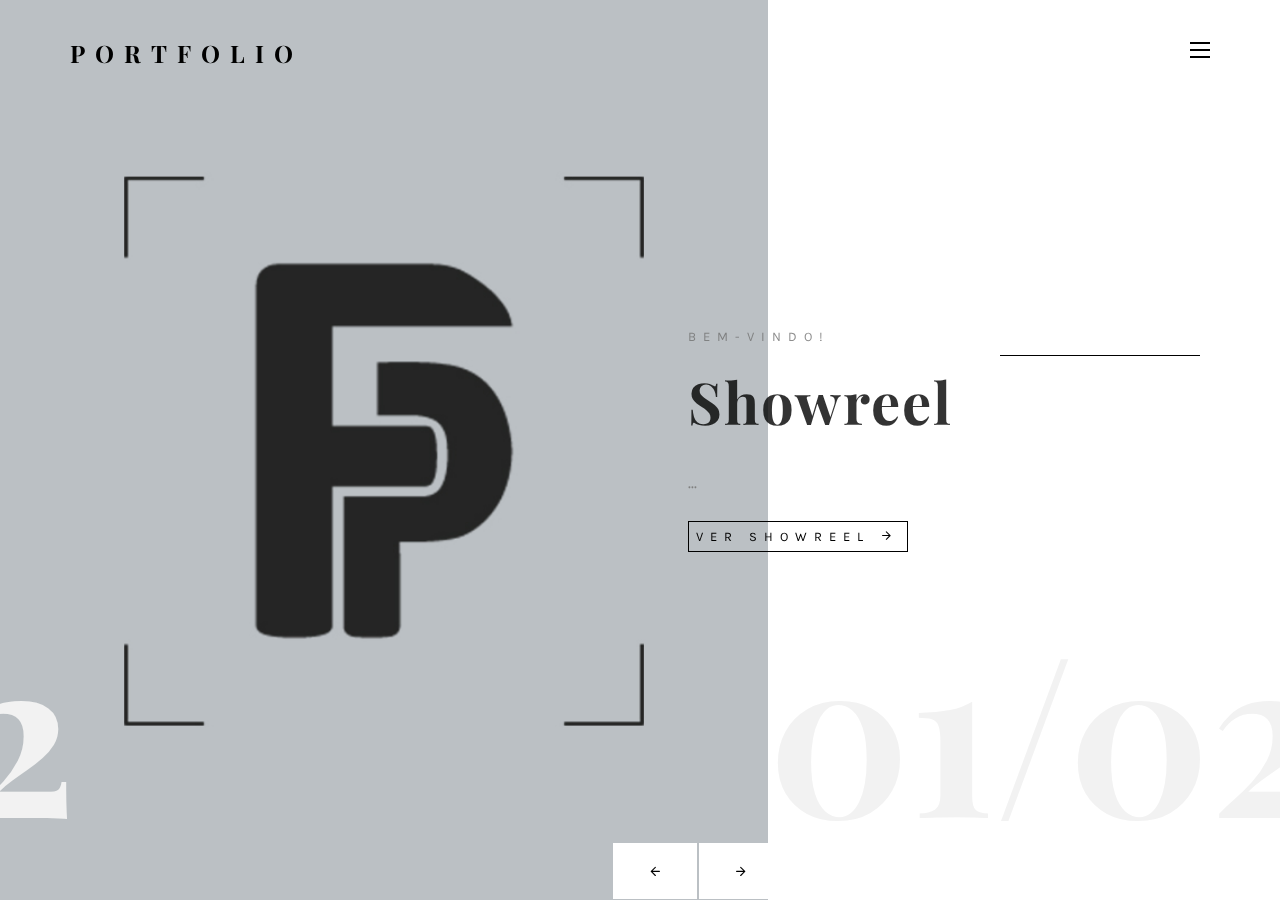
<file: index.html>
<!DOCTYPE HTML>
<html>
	<head>
	<meta charset="utf-8">
	<meta http-equiv="X-UA-Compatible" content="IE=edge">
	<title>Francisca Pinho</title>
	<meta name="viewport" content="width=device-width, initial-scale=1">
	<meta name="description" content="" />
	<meta name="keywords" content="" />
	<meta name="author" content="" />

  <!-- Facebook and Twitter integration -->
	<meta property="og:title" content=""/>
	<meta property="og:image" content=""/>
	<meta property="og:url" content=""/>
	<meta property="og:site_name" content=""/>
	<meta property="og:description" content=""/>
	<meta name="twitter:title" content="" />
	<meta name="twitter:image" content="" />
	<meta name="twitter:url" content="" />
	<meta name="twitter:card" content="" />

	<!-- Place favicon.ico and apple-touch-icon.png in the root directory -->
	<link rel="shortcut icon" href="images/favicon.jpg" type="images/favicon.jpg">
	<link rel="icon" href="images/favicon.jpg" type="images/favicon.jpg">

	<link href="https://fonts.googleapis.com/css?family=Karla:400,700" rel="stylesheet">
	<link href="https://fonts.googleapis.com/css?family=Playfair+Display:400,400i,700" rel="stylesheet">
	
	<!-- Animate.css -->
	<link rel="stylesheet" href="css/animate.css">
	<!-- Icomoon Icon Fonts-->
	<link rel="stylesheet" href="css/icomoon.css">
	<!-- Bootstrap  -->
	<link rel="stylesheet" href="css/bootstrap.css">
	<!-- Owl Carousel -->
	<link rel="stylesheet" href="css/owl.carousel.min.css">
	<link rel="stylesheet" href="css/owl.theme.default.min.css">
	<!-- Magnific Popup -->
	<link rel="stylesheet" href="css/magnific-popup.css">

	<link rel="stylesheet" href="css/style.css">


	<!-- Modernizr JS -->
	<script src="js/modernizr-2.6.2.min.js"></script>
	<!-- FOR IE9 below -->
	<!--[if lt IE 9]>
	<script src="js/respond.min.js"></script>
	<![endif]-->

	</head>
	<body>

	<nav id="colorlib-main-nav" role="navigation">
		<a href="#" class="js-colorlib-nav-toggle colorlib-nav-toggle active"><i></i></a>
		<div class="js-fullheight colorlib-table">
			<div class="colorlib-table-cell js-fullheight">
				<div class="row">
					<div class="col-md-12">
						<ul>
							<li class="active"><a href="index.html">Home</a></li>
							<li><a href="showreel.html">Showreel</a></li>
							<li><a href="projetos.html">Projetos</a></li>
							<li><a href="about.html">Sobre mim</a></li>
							<li><a href="contact.html">Contacto</a></li>
						</ul>
					</div>
				</div>
				<div class="row">
					<div class="col-md-12">
						<h2 class="head-title">Gallery</h2>
						<a href="images/work-1.jpg" class="gallery image-popup-link text-center" style="background-image: url(images/work-1.jpg);">
							<span><i class="icon-search3"></i></span>
						</a>
						<a href="images/work-2.jpg" class="gallery image-popup-link text-center" style="background-image: url(images/work-2.jpg);">
							<span><i class="icon-search3"></i></span>
						</a>
						<a href="images/work-3.jpg" class="gallery image-popup-link text-center" style="background-image: url(images/work-3.jpg);">
							<span><i class="icon-search3"></i></span>
						</a>
						<a href="images/work-4.jpg" class="gallery image-popup-link text-center" style="background-image: url(images/work-4.jpg);">
							<span><i class="icon-search3"></i></span>
						</a>
					</div>
				</div>
			</div>
		</div>
	</nav>
	
	<div id="colorlib-page">
		<header>
			<div class="container">
				<div class="row">
					<div class="col-md-12">
						<div class="colorlib-navbar-brand">
							<a class="colorlib-logo" href="index.html">Portfolio</a>
						</div>
						<a href="#" class="js-colorlib-nav-toggle colorlib-nav-toggle"><i></i></a>
					</div>
				</div>
			</div>
		</header>
		<div id="colorlib-hero" class="js-fullheight">
			<div class="owl-carousel">
				<div class="item">
					<div class="hero-flex js-fullheight">
						<div class="col-three-forth">
							<div class="hero-img js-fullheight" style="background-image: url(images/img_bg_1.jpg);"></div>
						</div>
						<div class="col-one-forth js-fullheight">
							<div class="display-t js-fullheight">
								<div class="display-tc js-fullheight">
									<h2 class="number">01/02</h2>
									<div class="text-inner">
										<div class="desc">
											<span class="tag">Bem-vindo!</span>
											<h2>Showreel</h2>
											<p>...</p>
											<p><a href="showreel.html" class="btn-view">Ver showreel <i class="icon-arrow-right3"></i></a></p>
										</div>
									</div>
								</div>
							</div>
						</div>
					</div>
				</div>
				<div class="item">
					<div class="hero-flex js-fullheight">
						<div class="col-three-forth">
							<div class="hero-img js-fullheight" style="background-image: url(images/img_bg_2.jpg);"></div>
						</div>
						<div class="col-one-forth js-fullheight">
							<div class="display-t js-fullheight">
								<div class="display-tc js-fullheight">
									<h2 class="number">02/02</h2>
									<div class="text-inner">
										<div class="desc">
											<span class="tag">Fotografia</span>
											<h2>Projetos</h2>
											<p>...</p>
											<p><a href="projetos.html" class="btn-view">Ver projetos <i class="icon-arrow-right3"></i></a></p>
										</div>
									</div>
								</div>
							</div>
						</div>
					</div>
				</div>
			</div>
		</div>
	</div>

	<!-- jQuery -->
	<script src="js/jquery.min.js"></script>
	<!-- jQuery Easing -->
	<script src="js/jquery.easing.1.3.js"></script>
	<!-- Bootstrap -->
	<script src="js/bootstrap.min.js"></script>
	<!-- Waypoints -->
	<script src="js/jquery.waypoints.min.js"></script>
	<!-- Owl Carousel -->
	<script src="js/owl.carousel.min.js"></script>
	<!-- Magnific Popup -->
	<script src="js/jquery.magnific-popup.min.js"></script>
	<script src="js/magnific-popup-options.js"></script>

	<!-- Main JS (Do not remove) -->
	<script src="js/main.js"></script>

	</body>
</html>
</file>
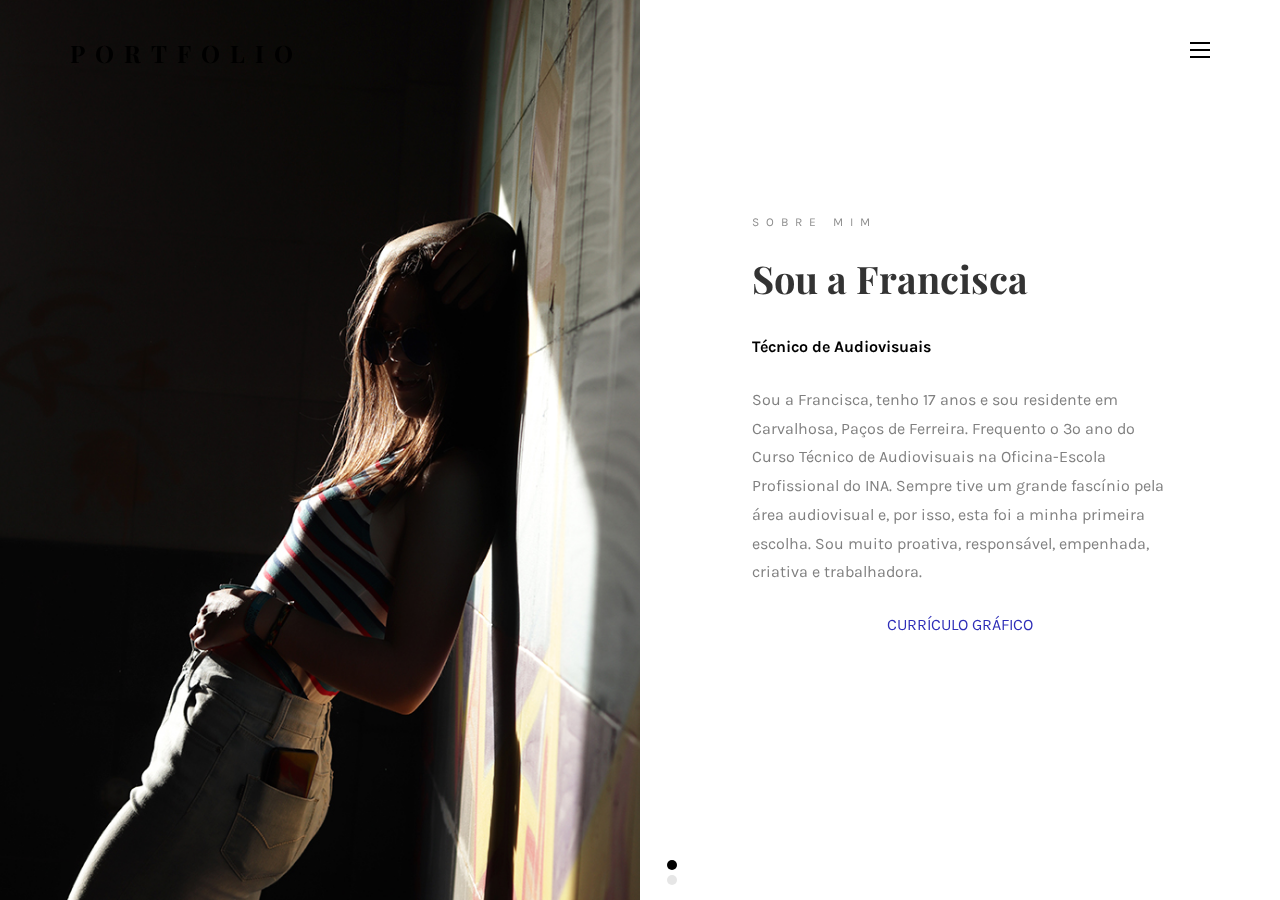
<file: about.html>
<!DOCTYPE HTML>
<html>
	<head>
	<meta charset="utf-8">
	<meta http-equiv="X-UA-Compatible" content="IE=edge">
	<title>Francisca Pinho</title>
	<meta name="viewport" content="width=device-width, initial-scale=1">
	<meta name="description" content="" />
	<meta name="keywords" content="" />
	<meta name="author" content="Francisca Pinho" />

  <!-- Facebook and Twitter integration -->
	<meta property="og:title" content=""/>
	<meta property="og:image" content=""/>
	<meta property="og:url" content=""/>
	<meta property="og:site_name" content=""/>
	<meta property="og:description" content=""/>
	<meta name="twitter:title" content="" />
	<meta name="twitter:image" content="" />
	<meta name="twitter:url" content="" />
	<meta name="twitter:card" content="" />

	<!-- Place favicon.ico and apple-touch-icon.png in the root directory -->
	<link rel="shortcut icon" href="images/favicon.jpg" type="images/favicon.jpg">
	<link rel="icon" href="images/favicon.jpg" type="images/favicon.jpg">


	<link href="https://fonts.googleapis.com/css?family=Karla:400,700" rel="stylesheet">
	<link href="https://fonts.googleapis.com/css?family=Playfair+Display:400,400i,700" rel="stylesheet">
	
	<!-- Animate.css -->
	<link rel="stylesheet" href="css/animate.css">
	<!-- Icomoon Icon Fonts-->
	<link rel="stylesheet" href="css/icomoon.css">
	<!-- Bootstrap  -->
	<link rel="stylesheet" href="css/bootstrap.css">
	<!-- Owl Carousel -->
	<link rel="stylesheet" href="css/owl.carousel.min.css">
	<link rel="stylesheet" href="css/owl.theme.default.min.css">
	<!-- Magnific Popup -->
	<link rel="stylesheet" href="css/magnific-popup.css">

	<link rel="stylesheet" href="css/style.css">


	<!-- Modernizr JS -->
	<script src="js/modernizr-2.6.2.min.js"></script>
	<!-- FOR IE9 below -->
	<!--[if lt IE 9]>
	<script src="js/respond.min.js"></script>
	<![endif]-->

	</head>
	<body>

	<nav id="colorlib-main-nav" role="navigation">
		<a href="#" class="js-colorlib-nav-toggle colorlib-nav-toggle active"><i></i></a>
		<div class="js-fullheight colorlib-table">
			<div class="colorlib-table-cell js-fullheight">
				<div class="row">
					<div class="col-md-12">
						<ul>
							<li><a href="index.html">Home</a></li>
							<li><a href="showreel.html">Showreel</a></li>
							<li><a href="projetos.html">Projetos</a></li>
							<li class="active"><a href="about.html">Sobre mim</a></li>
							<li><a href="contact.html">Contacto</a></li>
						</ul>
					</div>
				</div>
				<div class="row">
					<div class="col-md-12">
						<h2 class="head-title">Gallery</h2>
						<a href="images/work-1.jpg" class="gallery image-popup-link text-center" style="background-image: url(images/work-1.jpg);">
							<span><i class="icon-search3"></i></span>
						</a>
						<a href="images/work-2.jpg" class="gallery image-popup-link text-center" style="background-image: url(images/work-2.jpg);">
							<span><i class="icon-search3"></i></span>
						</a>
						<a href="images/work-3.jpg" class="gallery image-popup-link text-center" style="background-image: url(images/work-3.jpg);">
							<span><i class="icon-search3"></i></span>
						</a>
						<a href="images/work-4.jpg" class="gallery image-popup-link text-center" style="background-image: url(images/work-4.jpg);">
							<span><i class="icon-search3"></i></span>
						</a>
					</div>
				</div>
			</div>
		</div>
	</nav>
	
	<div id="colorlib-page">
		<header>
			<div class="container">
				<div class="row">
					<div class="col-md-12">
						<div class="colorlib-navbar-brand">
							<a class="colorlib-logo" href="index.html">Portfolio</a>
						</div>
						<a href="#" class="js-colorlib-nav-toggle colorlib-nav-toggle"><i></i></a>
					</div>
				</div>
			</div>
		</header>
		
		<div id="colorlib-about">
			<div class="about-flex js-fullheight">
				<div class="col-half js-full-height about-img" style="background-image: url(images/about.jpg);"></div>
				<div class="col-half">
					<div class="owl-carousel3">
						<div class="item">
							<div class="display-t js-fullheight">
								<div class="display-tc js-fullheight">
									<div class="about-desc">
										<div class="row row-pb-md">
											<div class="col-md-12">
												<span class="title">Sobre mim</span>
												<h2 class="about-head">Sou a Francisca</h2>
												<p><strong>Técnico de Audiovisuais</strong></p>
												<p>	Sou a Francisca, tenho 17 anos e sou residente em Carvalhosa, Paços de Ferreira. 
													Frequento o 3º ano do Curso Técnico de Audiovisuais na Oficina-Escola Profissional do INA. 
													Sempre tive um grande fascínio pela área audiovisual e, por isso, esta foi a minha primeira escolha. 
													Sou muito proativa, responsável, empenhada, criativa e trabalhadora. 
												</p>
												<a href="cv.pdf" target="_blank"><center>CURRÍCULO GRÁFICO</center></a>
											</div>
										</div>								

									</div>
								</div>
							</div>
						</div>
						
						<div class="item">
							<div class="display-t js-fullheight">
								<div class="display-tc js-fullheight">
									<div class="about-desc">
										<div class="row row-pb-md">
											<div class="col-md-12">
												<span class="title">Curso</span>
												<h2 class="about-head">Técnico de Audiovisuais</h2>
												<p>Um Técnico de Audiovisuais é um profissional qualificado, apto a desempenhar tarefas de carácter técnico no domínio do som e do vídeo e de carácter artístico no domínio da imagem, para o exercício de profissões ligadas à produção de conteúdos audiovisuais.</p>
												<ul>
													<li><i class="icon-check"></i> Edição de conteúdo de reportagem</li>
													<li><i class="icon-check"></i> Registar imagem e som</li>
													<li><i class="icon-check"></i> Captação e tratamento de imagem e som</li>
													<li><i class="icon-check"></i> Conceber e/ou realizar eventos com luz, imagem e som</li>
												</ul>
											</div>
										</div>								
									</div>
								</div>
							</div>
						</div>
						

						
					</div>
				</div>
				<!-- <div class="col-half js-fullheight">
					<div class="display-t js-fullheight">
						<div class="display-tc js-fullheight">
							<div class="owl-carousel">
								<div class="item">
									<div class="about-desc">
										<div class="row row-pb-md">
											<div class="col-md-12">
												<span class="title">About Us</span>
												<h2 class="about-head">Hi! I'm Bob Anderson</h2>
												<p><strong>Far far away, behind the word mountains, far from the countries</strong></p>
												<p>The Big Oxmox advised her not to do so, because there were thousands of bad Commas, wild Question Marks and devious Semikoli.</p>
											</div>
										</div>								
										<div class="row">
											<div class="col-md-4">
												<h3>Office</h3>
												<p>291 South 21th Street, <br> Suite 721 New York NY 10016</p>
											</div>
											<div class="col-md-4">
												<h3>Get in Touch</h3>
												<p><a href="#">bob@info.com</a></p>
											</div>
											<div class="col-md-4">
												<h3>Social</h3>
												<p class="colorlib-social-icons">
													<a href="#"><i class="icon-facebook4"></i></a>
													<a href="#"><i class="icon-twitter3"></i></a>
													<a href="#"><i class="icon-googleplus"></i></a>
													<a href="#"><i class="icon-dribbble2"></i></a>
												</p>
											</div>
										</div>
									</div>
								</div>

								<div class="item">
									<div class="about-desc">
										<div class="row row-pb-md">
											<div class="col-md-12">
												<span class="title">My Story</span>
												<h2 class="about-head">History of the Company</h2>
												<p><strong>Far far away, behind the word mountains, far from the countries Vokalia and Consonantia, there live the blind texts.</strong></p>
												<p>When she reached the first hills of the Italic Mountains, she had a last view back on the skyline of her hometown Bookmarksgrove, the headline of Alphabet Village and the subline of her own road, the Line Lane. Pityful a rethoric question ran over her cheek, then she continued her way.</p>
											</div>
										</div>								
									</div>
								</div>

								<div class="item">
									<div class="about-desc">
										<div class="row row-pb-md">
											<div class="col-md-12">
												<span class="title">Career</span>
												<h2 class="about-head">My Career</h2>
												<p>Far far away, behind the word mountains, far from the countries Vokalia and Consonantia, there live the blind texts.</p>
												<ul>
													<li><i class="icon-check"></i> The Big Oxmox advised her not to do so</li>
													<li><i class="icon-check"></i> When she reached the first hills of the Italic Mountains</li>
													<li><i class="icon-check"></i> Alphabet Village and the subline of her own road</li>
													<li><i class="icon-check"></i> Pityful a rethoric question ran over her cheek, then she continued her way.</li>
												</ul>
											</div>
										</div>								
									</div>
								</div>
							</div>
						</div>
					</div>
				</div> -->
			</div>
		</div>
		
		<!-- <div id="colorlib-subscribe">
			<div class="overlay"></div>
			<div class="container">
				<div class="row">
					<div class="col-md-8 col-md-offset-2 text-center colorlib-heading animate-box">
						<h2>Subscribe Newsletter</h2>
						<p>Subscribe our newsletter and get latest update</p>
					</div>
				</div>
				<div class="row animate-box">
					<div class="col-md-6 col-md-offset-3">
						<div class="row">
							<div class="col-md-12">
							<form class="form-inline qbstp-header-subscribe">
								<div class="col-three-forth">
									<div class="form-group">
										<input type="text" class="form-control" id="email" placeholder="Enter your email">
									</div>
								</div>
								<div class="col-one-third">
									<div class="form-group">
										<button type="submit" class="btn btn-primary">Subscribe Now</button>
									</div>
								</div>
							</form>
							</div>
						</div>
					</div>
				</div>
			</div>
		</div>

		<footer>
			<div id="footer">
				<div class="container">
					<div class="row">
						<div class="col-md-4 col-pb-sm text-center">
							<div class="row">
								<div class="col-md-10">
									<h2>Office</h2>
									<p>291 South 21th Street, <br> Suite 721 New York NY 10016</p>
								</div>
							</div>
						</div>
						<div class="col-md-4 col-pb-sm text-center">
							<h2>Get in Touch</h2>
							<p><a href="#">noah@info.com</a></p>
						</div>
						<div class="col-md-4 col-pb-sm text-center">
							<h2>Social</h2>
							<p class="colorlib-social-icons">
								<a href="#"><i class="icon-facebook4"></i></a>
								<a href="#"><i class="icon-twitter3"></i></a>
								<a href="#"><i class="icon-googleplus"></i></a>
								<a href="#"><i class="icon-dribbble2"></i></a>
							</p>
						</div>
					</div>
					<div class="row">
						<div class="col-md-12 text-center">
							<p>
								<span class="block">&copy; 2018. All Rights Reserved. Designed by <a href="https://colorlib.com/" target="_blank">Colorlib</a><br></span> 
								<span class="block">Demo Images: <a href="http://unsplash.co/" target="_blank">Unsplash</a></span>
							</p>
						</div>
					</div>
				</div>
			</div>
		</footer> -->
	
	</div>

	<!-- jQuery -->
	<script src="js/jquery.min.js"></script>
	<!-- jQuery Easing -->
	<script src="js/jquery.easing.1.3.js"></script>
	<!-- Bootstrap -->
	<script src="js/bootstrap.min.js"></script>
	<!-- Waypoints -->
	<script src="js/jquery.waypoints.min.js"></script>
	<!-- Owl Carousel -->
	<script src="js/owl.carousel.min.js"></script>
	<!-- Magnific Popup -->
	<script src="js/jquery.magnific-popup.min.js"></script>
	<script src="js/magnific-popup-options.js"></script>

	<!-- Main JS (Do not remove) -->
	<script src="js/main.js"></script>

	</body>
</html>
</file>
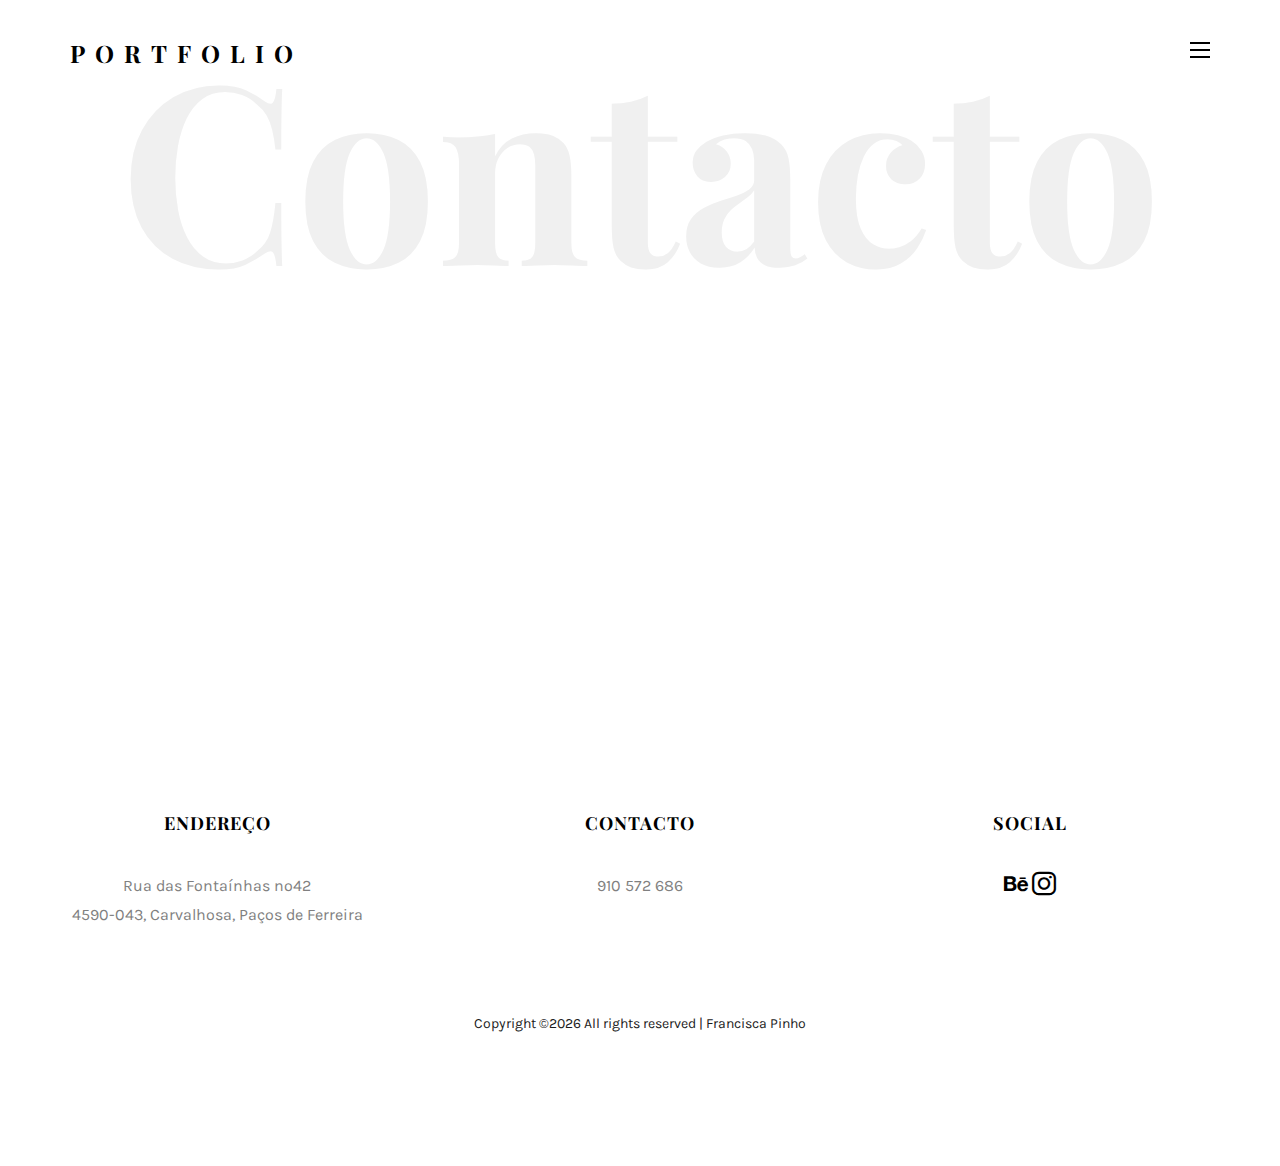
<file: contact.html>
<!DOCTYPE HTML>
<html>
	<head>
	<meta charset="utf-8">
	<meta http-equiv="X-UA-Compatible" content="IE=edge">
	<title>Francisca Pinho</title>
	<meta name="viewport" content="width=device-width, initial-scale=1">
	<meta name="description" content="" />
	<meta name="keywords" content="" />
	<meta name="author" content="" />

  <!-- Facebook and Twitter integration -->
	<meta property="og:title" content=""/>
	<meta property="og:image" content=""/>
	<meta property="og:url" content=""/>
	<meta property="og:site_name" content=""/>
	<meta property="og:description" content=""/>
	<meta name="twitter:title" content="" />
	<meta name="twitter:image" content="" />
	<meta name="twitter:url" content="" />
	<meta name="twitter:card" content="" />

	<!-- Place favicon.ico and apple-touch-icon.png in the root directory -->
	<link rel="shortcut icon" href="images/favicon.jpg" type="images/favicon.jpg">
	<link rel="icon" href="images/favicon.jpg" type="images/favicon.jpg">


	<link href="https://fonts.googleapis.com/css?family=Karla:400,700" rel="stylesheet">
	<link href="https://fonts.googleapis.com/css?family=Playfair+Display:400,400i,700" rel="stylesheet">
	
	<!-- Animate.css -->
	<link rel="stylesheet" href="css/animate.css">
	<!-- Icomoon Icon Fonts-->
	<link rel="stylesheet" href="css/icomoon.css">
	<!-- Bootstrap  -->
	<link rel="stylesheet" href="css/bootstrap.css">
	<!-- Owl Carousel -->
	<link rel="stylesheet" href="css/owl.carousel.min.css">
	<link rel="stylesheet" href="css/owl.theme.default.min.css">
	<!-- Magnific Popup -->
	<link rel="stylesheet" href="css/magnific-popup.css">

	<link rel="stylesheet" href="css/style.css">


	<!-- Modernizr JS -->
	<script src="js/modernizr-2.6.2.min.js"></script>
	<!-- FOR IE9 below -->
	<!--[if lt IE 9]>
	<script src="js/respond.min.js"></script>
	<![endif]-->

	</head>
	<body>

	<nav id="colorlib-main-nav" role="navigation">
		<a href="#" class="js-colorlib-nav-toggle colorlib-nav-toggle active"><i></i></a>
		<div class="js-fullheight colorlib-table">
			<div class="colorlib-table-cell js-fullheight">
				<div class="row">
					<div class="col-md-12">
						<ul>
							<li><a href="index.html">Home</a></li>
							<li><a href="showreel.html">Showreel</a></li>
							<li><a href="projetos.html">Projetos</a></li>
							<li><a href="about.html">Sobre mim</a></li>
							<li class="active"><a href="contact.html">Contacto</a></li>
						</ul>
					</div>
				</div>
				<div class="row">
					<div class="col-md-12">
						<h2 class="head-title">Gallery</h2>
						<a href="images/work-1.jpg" class="gallery image-popup-link text-center" style="background-image: url(images/work-1.jpg);">
							<span><i class="icon-search3"></i></span>
						</a>
						<a href="images/work-2.jpg" class="gallery image-popup-link text-center" style="background-image: url(images/work-2.jpg);">
							<span><i class="icon-search3"></i></span>
						</a>
						<a href="images/work-3.jpg" class="gallery image-popup-link text-center" style="background-image: url(images/work-3.jpg);">
							<span><i class="icon-search3"></i></span>
						</a>
						<a href="images/work-4.jpg" class="gallery image-popup-link text-center" style="background-image: url(images/work-4.jpg);">
							<span><i class="icon-search3"></i></span>
						</a>
					</div>
				</div>
			</div>
		</div>
	</nav>
	
	<div id="colorlib-page">
		<header>
			<div class="container">
				<div class="row">
					<div class="col-md-12">
						<div class="colorlib-navbar-brand">
							<a class="colorlib-logo" href="index.html">Portfolio</a>
						</div>
						<a href="#" class="js-colorlib-nav-toggle colorlib-nav-toggle"><i></i></a>
					</div>
				</div>
			</div>
		</header>
		
		<div id="colorlib-contact">
			<div class="container">
				<div class="row text-center">
					<h2 class="bold">Contacto</h2>
				</div>
				<div class="row">
					<div class="col-md-12 col-md-offset-0">
						<div class="row">
							<div class="col-md-4 animate-box">
								<h3>Endereço</h3>
								<ul class="contact-info">
									<li><span><i class="icon-map5"></i></span> Rua das Fontaínhas nº42, 4590-043</li>
									<li><span><i class="icon-phone4"></i></span>910 572 686</li>
									<li><span><i class="icon-envelope2"></i></span>franciscampinho@gmail.com</li>
									<li><span><i class="icon-globe3"></i></span><a href="https://about.me/franciscapinho/getstarted">about.me</a></li>
								</ul>
							</div>
							<div class="col-md-7 col-md-push-1 animate-box">
								<div class="row">
									<div class="col-md-6">
										<div class="form-group">
											<input type="text" class="form-control" placeholder="Nome">
										</div>
									</div>
									<div class="col-md-6">
										<div class="form-group">
											<input type="text" class="form-control" placeholder="E-mail">
										</div>
									</div>
									<div class="col-md-12">
										<div class="form-group">
											<textarea name="" class="form-control" id="" cols="30" rows="7" placeholder="Mensagem"></textarea>
										</div>
									</div>
									<div class="col-md-12">
										<div class="form-group">
											<input type="submit" value="Enviar" class="btn btn-primary btn-submit">
										</div>
									</div>
								</div>
							</div>
						</div>
					</div>
				</div>
			</div>
		</div>

		<footer>
			<div id="footer">
				<div class="container">
					<div class="row">
						<div class="col-md-4 col-pb-sm text-center">
							<div class="row">
								<div class="col-md-10">
									<h2>Endereço</h2>
									<p> Rua das Fontaínhas nº42<br>4590-043, Carvalhosa, Paços de Ferreira</p>
								</div>
							</div>
						</div>
						<div class="col-md-4 col-pb-sm text-center">
							<h2>Contacto</h2>
							<p>910 572 686</p>
						</div>
						<div class="col-md-4 col-pb-sm text-center">
							<h2>Social</h2>
							<p class="colorlib-social-icons">
								<a href="https://www.behance.net/a8466a66c"><i class="icon-behance"></i></a>
								<a href="https://www.instagram.com/pinhopic/"><i class="icon-instagram"></i></a>
							</p>
						</div>
					</div>
					<div class="row">
						<div class="col-md-12 text-center">
							<p>
								<span class="block"><!-- Link back to Colorlib can't be removed. Template is licensed under CC BY 3.0. -->
Copyright &copy;<script>document.write(new Date().getFullYear());</script> All rights reserved | Francisca Pinho
<!-- Link back to Colorlib can't be removed. Template is licensed under CC BY 3.0. --><br></span> 
							</p>
						</div>
					</div>
				</div>
			</div>
		</footer>
	
	</div>

	<!-- jQuery -->
	<script src="js/jquery.min.js"></script>
	<!-- jQuery Easing -->
	<script src="js/jquery.easing.1.3.js"></script>
	<!-- Bootstrap -->
	<script src="js/bootstrap.min.js"></script>
	<!-- Waypoints -->
	<script src="js/jquery.waypoints.min.js"></script>
	<!-- Owl Carousel -->
	<script src="js/owl.carousel.min.js"></script>
	<!-- Magnific Popup -->
	<script src="js/jquery.magnific-popup.min.js"></script>
	<script src="js/magnific-popup-options.js"></script>

	<!-- Main JS (Do not remove) -->
	<script src="js/main.js"></script>

	</body>
</html>
</file>
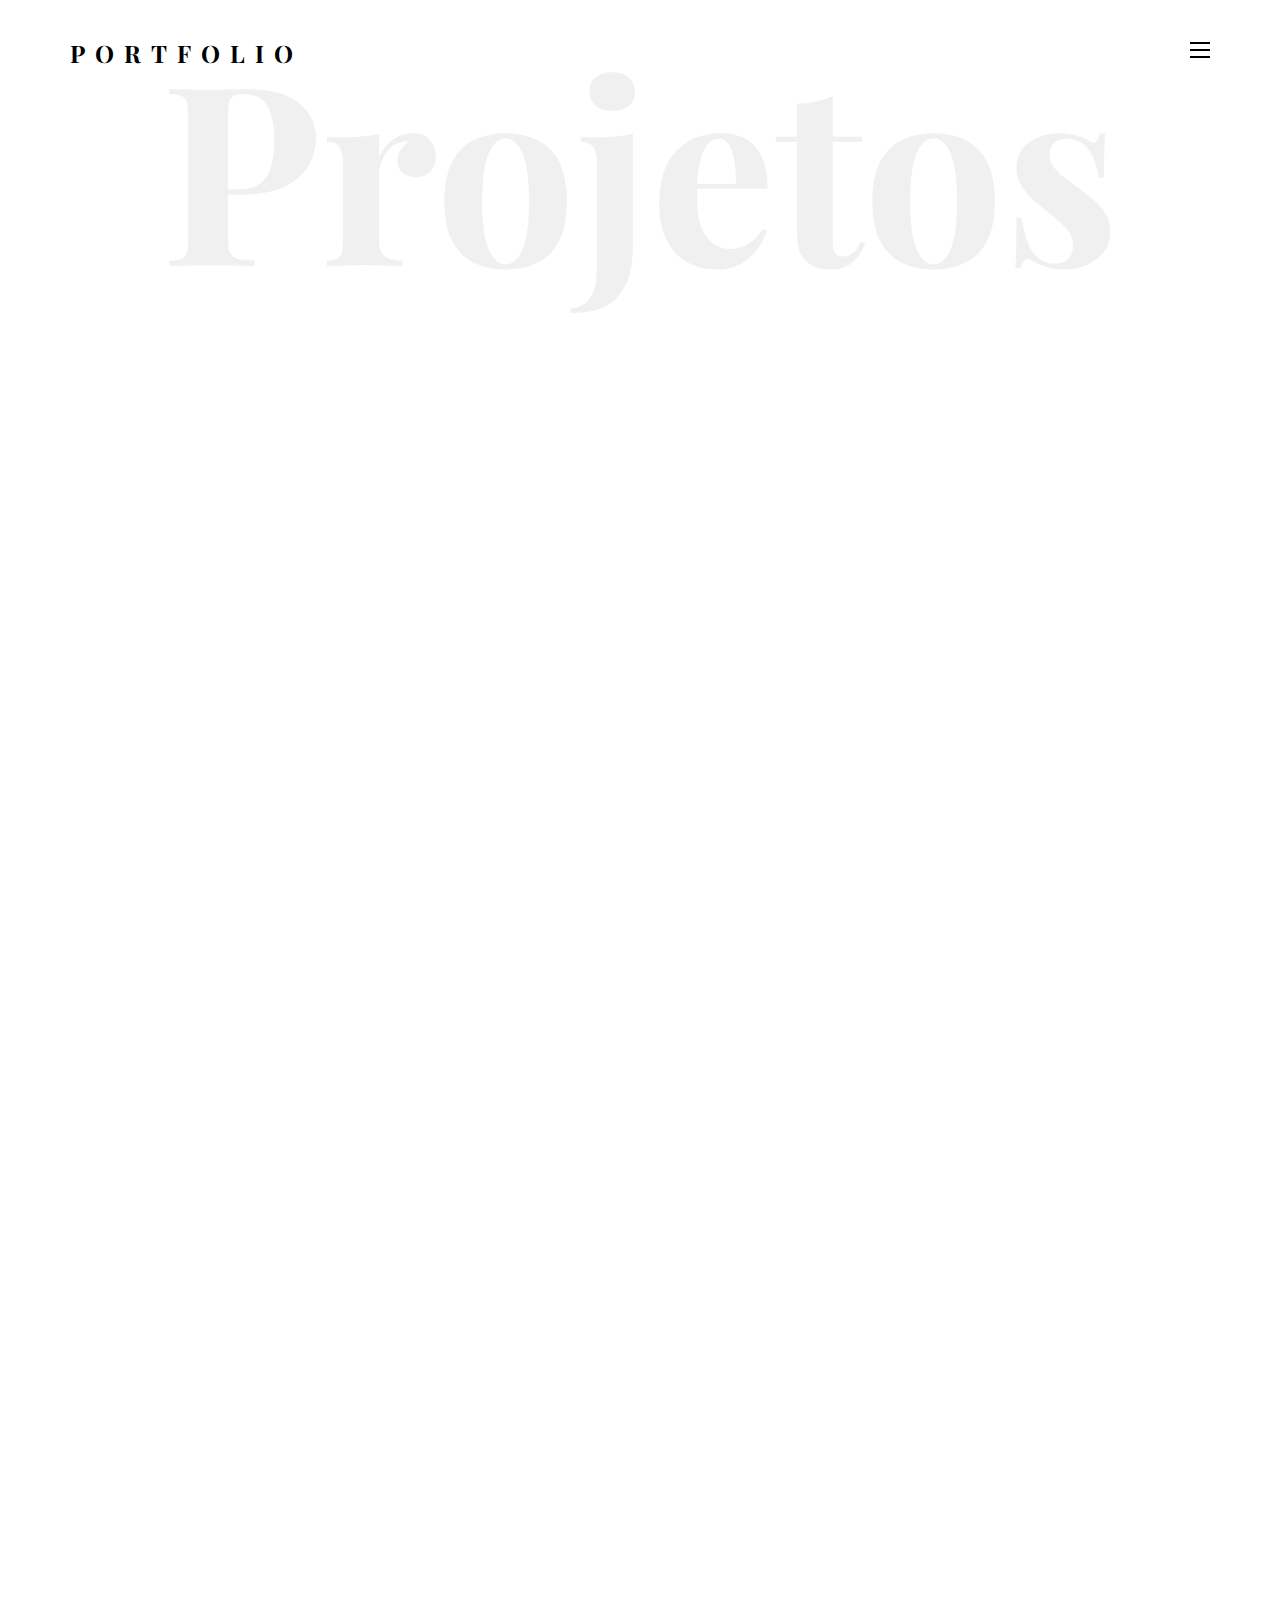
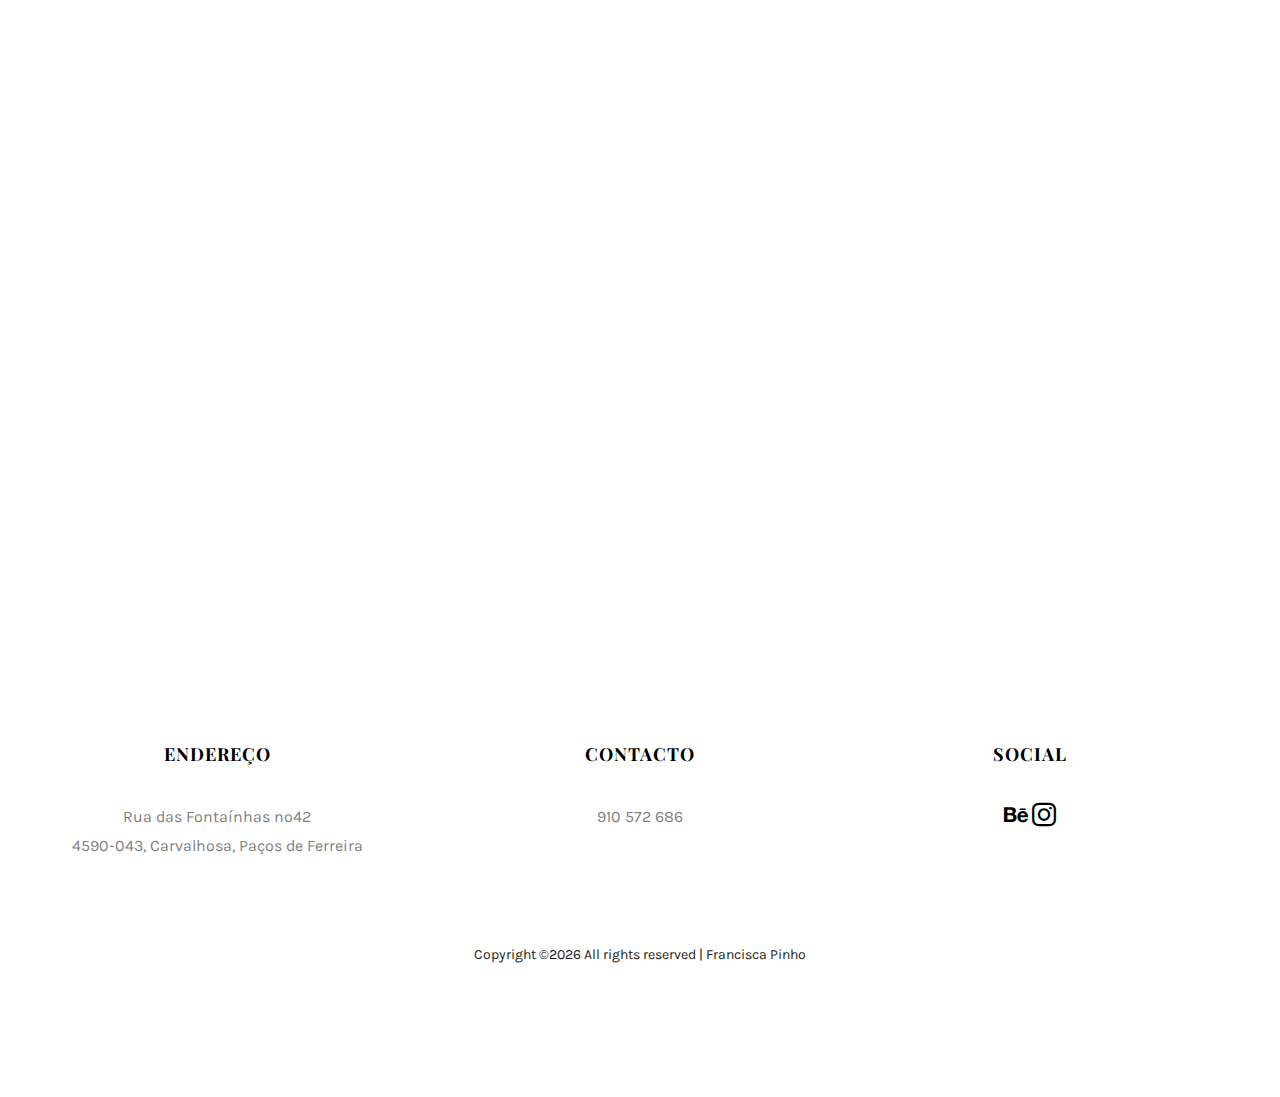
<file: projetos.html>
<!DOCTYPE HTML>
<html>
	<head>
	<meta charset="utf-8">
	<meta http-equiv="X-UA-Compatible" content="IE=edge">
	<title>Francisca Pinho</title>
	<meta name="viewport" content="width=device-width, initial-scale=1">
	<meta name="description" content="" />
	<meta name="keywords" content="" />
	<meta name="author" content="" />

  <!-- Facebook and Twitter integration -->
	<meta property="og:title" content=""/>
	<meta property="og:image" content=""/>
	<meta property="og:url" content=""/>
	<meta property="og:site_name" content=""/>
	<meta property="og:description" content=""/>
	<meta name="twitter:title" content="" />
	<meta name="twitter:image" content="" />
	<meta name="twitter:url" content="" />
	<meta name="twitter:card" content="" />

	<!-- Place favicon.ico and apple-touch-icon.png in the root directory -->
	<link rel="shortcut icon" href="images/favicon.jpg" type="images/favicon.jpg">
	<link rel="icon" href="images/favicon.jpg" type="images/favicon.jpg">


	<link href="https://fonts.googleapis.com/css?family=Karla:400,700" rel="stylesheet">
	<link href="https://fonts.googleapis.com/css?family=Playfair+Display:400,400i,700" rel="stylesheet">
	
	<!-- Animate.css -->
	<link rel="stylesheet" href="css/animate.css">
	<!-- Icomoon Icon Fonts-->
	<link rel="stylesheet" href="css/icomoon.css">
	<!-- Bootstrap  -->
	<link rel="stylesheet" href="css/bootstrap.css">
	<!-- Owl Carousel -->
	<link rel="stylesheet" href="css/owl.carousel.min.css">
	<link rel="stylesheet" href="css/owl.theme.default.min.css">
	<!-- Magnific Popup -->
	<link rel="stylesheet" href="css/magnific-popup.css">

	<link rel="stylesheet" href="css/style.css">


	<!-- Modernizr JS -->
	<script src="js/modernizr-2.6.2.min.js"></script>
	<!-- FOR IE9 below -->
	<!--[if lt IE 9]>
	<script src="js/respond.min.js"></script>
	<![endif]-->

	</head>
	<body>

	<nav id="colorlib-main-nav" role="navigation">
		<a href="#" class="js-colorlib-nav-toggle colorlib-nav-toggle active"><i></i></a>
		<div class="js-fullheight colorlib-table">
			<div class="colorlib-table-cell js-fullheight">
				<div class="row">
					<div class="col-md-12">
						<ul>
							<li><a href="index.html">Home</a></li>
							<li><a href="showreel.html">Showreel</a></li>
							<li class="active"><a href="projetos.html">Projetos</a></li>
							<li><a href="about.html">Sobre mim</a></li>
							<li><a href="contact.html">Contacto</a></li>
						</ul>
					</div>
				</div>
				<div class="row">
					<div class="col-md-12">
						<h2 class="head-title">Gallery</h2>
						<a href="images/work-1.jpg" class="gallery image-popup-link text-center" style="background-image: url(images/work-1.jpg);">
							<span><i class="icon-search3"></i></span>
						</a>
						<a href="images/work-2.jpg" class="gallery image-popup-link text-center" style="background-image: url(images/work-2.jpg);">
							<span><i class="icon-search3"></i></span>
						</a>
						<a href="images/work-3.jpg" class="gallery image-popup-link text-center" style="background-image: url(images/work-3.jpg);">
							<span><i class="icon-search3"></i></span>
						</a>
						<a href="images/work-4.jpg" class="gallery image-popup-link text-center" style="background-image: url(images/work-4.jpg);">
							<span><i class="icon-search3"></i></span>
						</a>
					</div>
				</div>
			</div>
		</div>
	</nav>
	
	<div id="colorlib-page">
		<header>
			<div class="container">
				<div class="row">
					<div class="col-md-12">
						<div class="colorlib-navbar-brand">
							<a class="colorlib-logo" href="index.html">Portfolio</a>
						</div>
						<a href="#" class="js-colorlib-nav-toggle colorlib-nav-toggle"><i></i></a>
					</div>
				</div>
			</div>
		</header>
		
		<div id="colorlib-blog">
			<div class="container">
				<div class="row text-center">
					<h2 class="bold">Projetos</h2>
				</div>
				<div class="row row-pb-md">
					<div class="col-md-4">
						<div class="article animate-box">
							<a href="images/img-1.jpg" target="_blank" class="blog-img">
								<img class="img-responsive" src="images/img-1.jpg" alt="html5 bootstrap by colorlib.com">
								<div class="overlay"></div>
							</a>
							<div class="desc">
								<span class="meta"></span>
								<h2><a href="projetos.html">Pedro Pereira</a></h2>
							</div>
						</div>
					</div>
					<div class="col-md-4">
						<div class="article animate-box">
							<a href="images/img-4.jpg" target="_blank" class="blog-img">
								<img class="img-responsive" src="images/img-4.jpg" alt="html5 bootstrap by colorlib.com">
								<div class="overlay"></div>
							</a>
							<div class="desc">
								<span class="meta"></span>
								<h2><a href="projetos.html">Luana Moreira</a></h2>
							</div>
						</div>
					</div>
					<div class="col-md-4">
						<div class="article animate-box">
							<a href="images/img-7.jpg" target="_blank" class="blog-img">
								<img class="img-responsive" src="images/img-7.jpg" alt="html5 bootstrap by colorlib.com">
								<div class="overlay"></div>
							</a>
							<div class="desc">
								<span class="meta"></span>
								<h2><a href="projetos.html">Ana Silva</a></h2>
							</div>
						</div>
					</div>
				</div>

				<div class="row row-pb-md">
					<div class="col-md-4">
						<div class="article animate-box">
							<a href="images/img-2.jpg" target="_blank" class="blog-img">
								<img class="img-responsive" src="images/img-2.jpg" alt="html5 bootstrap by colorlib.com">
								<div class="overlay"></div>
							</a>
							<div class="desc">
								<span class="meta"></span>
								<h2><a href="projetos.html">Luana Moreira</a></h2>
							</div>
						</div>
					</div>
					<div class="col-md-4">
						<div class="article animate-box">
							<a href="images/img-5.jpg" target="_blank" class="blog-img">
								<img class="img-responsive" src="images/img-5.jpg" alt="html5 bootstrap by colorlib.com">
								<div class="overlay"></div>
							</a>
							<div class="desc">
								<span class="meta"></span>
								<h2><a href="projetos.html">Pedro Pereira</a></h2>
							</div>
						</div>
					</div>
					<div class="col-md-4">
						<div class="article animate-box">
							<a href="images/img-8.jpg" target="_blank" class="blog-img">
								<img class="img-responsive" src="images/img-8.jpg" alt="html5 bootstrap by colorlib.com">
								<div class="overlay"></div>
							</a>
							<div class="desc">
								<span class="meta"></span>
								<h2><a href="projetos.html">Luana Moreira</a></h2>
							</div>
						</div>
					</div>
				</div>

				<div class="row">
					<div class="col-md-4">
						<div class="article animate-box">
							<a href="images/img-3.jpg" target="_blank" class="blog-img">
								<img class="img-responsive" src="images/img-3.jpg" alt="html5 bootstrap by colorlib.com">
								<div class="overlay"></div>
							</a>
							<div class="desc">
								<span class="meta"></span>
								<h2><a href="projetos.html">Luana Moreira</a></h2>
							</div>
						</div>
					</div>
					<div class="col-md-4">
						<div class="article animate-box">
							<a href="images/img-6.jpg" target="_blank" class="blog-img">
								<img class="img-responsive" src="images/img-6.jpg" alt="html5 bootstrap by colorlib.com">
								<div class="overlay"></div>
							</a>
							<div class="desc">
								<span class="meta"></span>
								<h2><a href="projetos.html">Luana Moreira</a></h2>
							</div>
						</div>
					</div>
					<div class="col-md-4">
						<div class="article animate-box">
							<a href="images/img-9.jpg" target="_blank" class="blog-img">
								<img class="img-responsive" src="images/img-9.jpg" alt="html5 bootstrap by colorlib.com">
								<div class="overlay"></div>
							</a>
							<div class="desc">
								<span class="meta"></span>
								<h2><a href="projetos.html">Pedro Pereira</a></h2>
							</div>
						</div>
					</div>
				</div>
			</div>
		</div>
		
		<footer>
			<div id="footer">
				<div class="container">
					<div class="row">
						<div class="col-md-4 col-pb-sm text-center">
							<div class="row">
								<div class="col-md-10">
									<h2>Endereço</h2>
									<p> Rua das Fontaínhas nº42<br>4590-043, Carvalhosa, Paços de Ferreira</p>
								</div>
							</div>
						</div>
						<div class="col-md-4 col-pb-sm text-center">
							<h2>Contacto</h2>
							<p>910 572 686</p>
						</div>
						<div class="col-md-4 col-pb-sm text-center">
							<h2>Social</h2>
							<p class="colorlib-social-icons">
								<a href="https://www.behance.net/a8466a66c"><i class="icon-behance"></i></a>
								<a href="https://www.instagram.com/pinhopic/"><i class="icon-instagram"></i></a>
							</p>
						</div>
					</div>
					<div class="row">
						<div class="col-md-12 text-center">
							<p>
								<span class="block"><!-- Link back to Colorlib can't be removed. Template is licensed under CC BY 3.0. -->
Copyright &copy;<script>document.write(new Date().getFullYear());</script> All rights reserved | Francisca Pinho
<!-- Link back to Colorlib can't be removed. Template is licensed under CC BY 3.0. --><br></span> 
							</p>
						</div>
					</div>
				</div>
			</div>
		</footer>
	
	</div>

	<!-- jQuery -->
	<script src="js/jquery.min.js"></script>
	<!-- jQuery Easing -->
	<script src="js/jquery.easing.1.3.js"></script>
	<!-- Bootstrap -->
	<script src="js/bootstrap.min.js"></script>
	<!-- Waypoints -->
	<script src="js/jquery.waypoints.min.js"></script>
	<!-- Owl Carousel -->
	<script src="js/owl.carousel.min.js"></script>
	<!-- Magnific Popup -->
	<script src="js/jquery.magnific-popup.min.js"></script>
	<script src="js/magnific-popup-options.js"></script>

	<!-- Main JS (Do not remove) -->
	<script src="js/main.js"></script>

	</body>
</html>
</file>
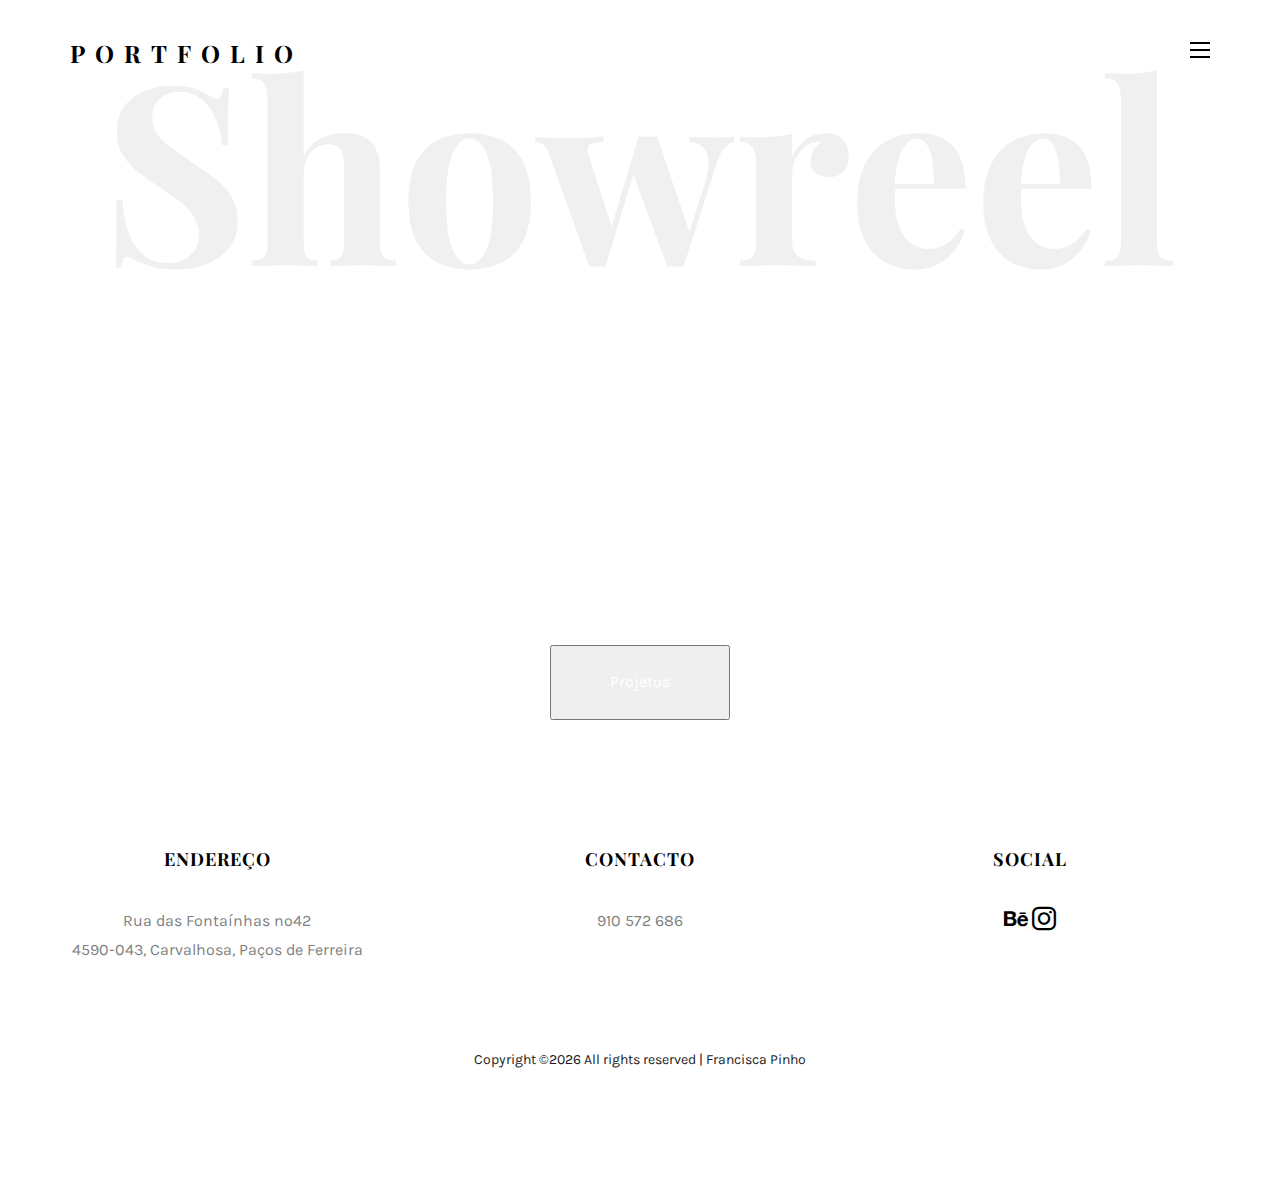
<file: showreel.html>
<!DOCTYPE HTML>
<html>
	<head>
	<meta charset="utf-8">
	<meta http-equiv="X-UA-Compatible" content="IE=edge">
	<title>Francisca Pinho</title>
	<meta name="viewport" content="width=device-width, initial-scale=1">
	<meta name="description" content="" />
	<meta name="keywords" content="" />
	<meta name="author" content="" />

  <!-- Facebook and Twitter integration -->
	<meta property="og:title" content=""/>
	<meta property="og:image" content=""/>
	<meta property="og:url" content=""/>
	<meta property="og:site_name" content=""/>
	<meta property="og:description" content=""/>
	<meta name="twitter:title" content="" />
	<meta name="twitter:image" content="" />
	<meta name="twitter:url" content="" />
	<meta name="twitter:card" content="" />

	<!-- Place favicon.ico and apple-touch-icon.png in the root directory -->
	<link rel="shortcut icon" href="images/favicon.jpg" type="images/favicon.jpg">
	<link rel="icon" href="images/favicon.jpg" type="images/favicon.jpg">


	<link href="https://fonts.googleapis.com/css?family=Karla:400,700" rel="stylesheet">
	<link href="https://fonts.googleapis.com/css?family=Playfair+Display:400,400i,700" rel="stylesheet">
	
	<!-- Animate.css -->
	<link rel="stylesheet" href="css/animate.css">
	<!-- Icomoon Icon Fonts-->
	<link rel="stylesheet" href="css/icomoon.css">
	<!-- Bootstrap  -->
	<link rel="stylesheet" href="css/bootstrap.css">
	<!-- Owl Carousel -->
	<link rel="stylesheet" href="css/owl.carousel.min.css">
	<link rel="stylesheet" href="css/owl.theme.default.min.css">
	<!-- Magnific Popup -->
	<link rel="stylesheet" href="css/magnific-popup.css">

	<link rel="stylesheet" href="css/style.css">


	<!-- Modernizr JS -->
	<script src="js/modernizr-2.6.2.min.js"></script>
	<!-- FOR IE9 below -->
	<!--[if lt IE 9]>
	<script src="js/respond.min.js"></script>
	<![endif]-->
	
	<style>
		.video {
			width= 100%;
			align= center;
		}

		.button {
			border: none;
			color: white;
			padding: 16px 32px;
			text-align: center;
			text-decoration: none;
			display: inline-block;
			font-size: 16px;
			margin: 4px 20px;
			-webkit-transition-duration: 0.4s; /* Safari */
			transition-duration: 0.4s;
			cursor: pointer;
		}


		.button2 {
			background-color: white; 
			color: black; 
		}

		.button2:hover {
			background-color: #2e2eb8;
			color: white;
		}
		


	</style>

	</head>
	<body>

	<nav id="colorlib-main-nav" role="navigation">
		<a href="#" class="js-colorlib-nav-toggle colorlib-nav-toggle active"><i></i></a>
		<div class="js-fullheight colorlib-table">
			<div class="colorlib-table-cell js-fullheight">
				<div class="row">
					<div class="col-md-12">
						<ul>
							<li><a href="index.html">Home</a></li>
							<li class="active"><a href="showreel.html">Showreel</a></li>
							<li><a href="projetos.html">Projetos</a></li>
							<li><a href="about.html">Sobre mim</a></li>
							<li><a href="contact.html">Contacto</a></li>
						</ul>
					</div>
				</div>
				<div class="row">
					<div class="col-md-12">
						<h2 class="head-title">Gallery</h2>
						<a href="images/work-1.jpg" class="gallery image-popup-link text-center" style="background-image: url(images/work-1.jpg);">
							<span><i class="icon-search3"></i></span>
						</a>
						<a href="images/work-2.jpg" class="gallery image-popup-link text-center" style="background-image: url(images/work-2.jpg);">
							<span><i class="icon-search3"></i></span>
						</a>
						<a href="images/work-3.jpg" class="gallery image-popup-link text-center" style="background-image: url(images/work-3.jpg);">
							<span><i class="icon-search3"></i></span>
						</a>
						<a href="images/work-4.jpg" class="gallery image-popup-link text-center" style="background-image: url(images/work-4.jpg);">
							<span><i class="icon-search3"></i></span>
						</a>
					</div>
				</div>
			</div>
		</div>
	</nav>
	
	<div id="colorlib-page">
		<header>
			<div class="container">
				<div class="row">
					<div class="col-md-12">
						<div class="colorlib-navbar-brand">
							<a class="colorlib-logo" href="index.html">Portfolio</a>
						</div>
						<a href="#" class="js-colorlib-nav-toggle colorlib-nav-toggle"><i></i></a>
					</div>
				</div>
			</div>
		</header>
		
		<div id="colorlib-blog">
			<div class="container">
				<div class="row text-center">
					<h2 class="bold">Showreel</h2>
				</div>
			</div>
		</div>

		<!-- AQUI -->
		<div id="video">
		<div class="container">
			<div class="row">
				<div class="col-md-12 text-center">
				<iframe width="560" height="315" src="https://www.youtube.com/embed/qmyyb1tlcd0" frameborder="0" allow="accelerometer; autoplay; encrypted-media; gyroscope; picture-in-picture" allowfullscreen></iframe>
				<br />
				<button class="text-center">
					<a href="projetos.html" class="button">Projetos</a>
				</button>
				</div>
			</div>
		</div>
		</div>
		
		
		<footer>
			<div id="footer">
				<div class="container">
					<div class="row">
						<div class="col-md-4 col-pb-sm text-center">
							<div class="row">
								<div class="col-md-10">
									<h2>Endereço</h2>
									<p> Rua das Fontaínhas nº42<br>4590-043, Carvalhosa, Paços de Ferreira</p>
								</div>
							</div>
						</div>
						<div class="col-md-4 col-pb-sm text-center">
							<h2>Contacto</h2>
							<p>910 572 686</p>
						</div>
						<div class="col-md-4 col-pb-sm text-center">
							<h2>Social</h2>
							<p class="colorlib-social-icons">
								<a href="https://www.behance.net/a8466a66c"><i class="icon-behance"></i></a>
								<a href="https://www.instagram.com/pinhopic/"><i class="icon-instagram"></i></a>
							</p>
						</div>
					</div>
					<div class="row">
						<div class="col-md-12 text-center">
							<p>
								<span class="block"><!-- Link back to Colorlib can't be removed. Template is licensed under CC BY 3.0. -->
Copyright &copy;<script>document.write(new Date().getFullYear());</script> All rights reserved | Francisca Pinho
<!-- Link back to Colorlib can't be removed. Template is licensed under CC BY 3.0. --><br></span> 
							</p>
						</div>
					</div>
				</div>
			</div>
		</footer>
	
	</div>

	<!-- jQuery -->
	<script src="js/jquery.min.js"></script>
	<!-- jQuery Easing -->
	<script src="js/jquery.easing.1.3.js"></script>
	<!-- Bootstrap -->
	<script src="js/bootstrap.min.js"></script>
	<!-- Waypoints -->
	<script src="js/jquery.waypoints.min.js"></script>
	<!-- Owl Carousel -->
	<script src="js/owl.carousel.min.js"></script>
	<!-- Magnific Popup -->
	<script src="js/jquery.magnific-popup.min.js"></script>
	<script src="js/magnific-popup-options.js"></script>

	<!-- Main JS (Do not remove) -->
	<script src="js/main.js"></script>

	</body>
</html>
</file>
<file: css/icomoon.css>
@font-face {
  font-family: 'icomoon';
  src:  url('fonts/icomoon.eot?tmere9');
  src:  url('fonts/icomoon.eot?tmere9#iefix') format('embedded-opentype'),
    url('fonts/icomoon.ttf?tmere9') format('truetype'),
    url('fonts/icomoon.woff?tmere9') format('woff'),
    url('fonts/icomoon.svg?tmere9#icomoon') format('svg');
  font-weight: normal;
  font-style: normal;
}

[class^="icon-"], [class*=" icon-"] {
  /* use !important to prevent issues with browser extensions that change fonts */
  font-family: 'icomoon' !important;
  speak: none;
  font-style: normal;
  font-weight: normal;
  font-variant: normal;
  text-transform: none;
  line-height: 1;

  /* Better Font Rendering =========== */
  -webkit-font-smoothing: antialiased;
  -moz-osx-font-smoothing: grayscale;
}

.icon-activity:before {
  content: "\e900";
}
.icon-airplay:before {
  content: "\e901";
}
.icon-alert-circle:before {
  content: "\e902";
}
.icon-alert-octagon:before {
  content: "\e903";
}
.icon-alert-triangle:before {
  content: "\e904";
}
.icon-align-center:before {
  content: "\e905";
}
.icon-align-justify:before {
  content: "\e906";
}
.icon-align-left:before {
  content: "\e907";
}
.icon-align-right:before {
  content: "\e908";
}
.icon-anchor:before {
  content: "\e909";
}
.icon-aperture:before {
  content: "\e90a";
}
.icon-arrow-down3:before {
  content: "\e90b";
}
.icon-arrow-down-circle:before {
  content: "\e90c";
}
.icon-arrow-down-left3:before {
  content: "\e90d";
}
.icon-arrow-down-right3:before {
  content: "\e90e";
}
.icon-arrow-left3:before {
  content: "\e90f";
}
.icon-arrow-left-circle:before {
  content: "\e910";
}
.icon-arrow-right3:before {
  content: "\e911";
}
.icon-arrow-right-circle:before {
  content: "\e912";
}
.icon-arrow-up3:before {
  content: "\e913";
}
.icon-arrow-up-circle:before {
  content: "\e914";
}
.icon-arrow-up-left3:before {
  content: "\e915";
}
.icon-arrow-up-right3:before {
  content: "\e916";
}
.icon-at-sign:before {
  content: "\e917";
}
.icon-award:before {
  content: "\e918";
}
.icon-bar-chart:before {
  content: "\e919";
}
.icon-bar-chart-2:before {
  content: "\e91a";
}
.icon-battery:before {
  content: "\e91b";
}
.icon-battery-charging:before {
  content: "\e91c";
}
.icon-bell2:before {
  content: "\e91d";
}
.icon-bell-off:before {
  content: "\e91e";
}
.icon-bluetooth:before {
  content: "\e91f";
}
.icon-bold2:before {
  content: "\e920";
}
.icon-book2:before {
  content: "\e921";
}
.icon-book-open:before {
  content: "\e922";
}
.icon-bookmark2:before {
  content: "\e923";
}
.icon-box:before {
  content: "\e924";
}
.icon-briefcase2:before {
  content: "\e925";
}
.icon-calendar2:before {
  content: "\e926";
}
.icon-camera2:before {
  content: "\e927";
}
.icon-camera-off:before {
  content: "\e928";
}
.icon-cast:before {
  content: "\e929";
}
.icon-check:before {
  content: "\e92a";
}
.icon-check-circle:before {
  content: "\e92b";
}
.icon-check-square:before {
  content: "\e92c";
}
.icon-chevron-down:before {
  content: "\e92d";
}
.icon-chevron-left:before {
  content: "\e92e";
}
.icon-chevron-right:before {
  content: "\e92f";
}
.icon-chevron-up:before {
  content: "\e930";
}
.icon-chevrons-down:before {
  content: "\e931";
}
.icon-chevrons-left:before {
  content: "\e932";
}
.icon-chevrons-right:before {
  content: "\e933";
}
.icon-chevrons-up:before {
  content: "\e934";
}
.icon-chrome2:before {
  content: "\e935";
}
.icon-circle:before {
  content: "\e936";
}
.icon-clipboard2:before {
  content: "\e937";
}
.icon-clock3:before {
  content: "\e938";
}
.icon-cloud2:before {
  content: "\e939";
}
.icon-cloud-drizzle:before {
  content: "\e93a";
}
.icon-cloud-lightning:before {
  content: "\e93b";
}
.icon-cloud-off:before {
  content: "\e93c";
}
.icon-cloud-rain:before {
  content: "\e93d";
}
.icon-cloud-snow:before {
  content: "\e93e";
}
.icon-code:before {
  content: "\e93f";
}
.icon-codepen2:before {
  content: "\e940";
}
.icon-command2:before {
  content: "\e941";
}
.icon-compass3:before {
  content: "\e942";
}
.icon-copy2:before {
  content: "\e943";
}
.icon-corner-down-left:before {
  content: "\e944";
}
.icon-corner-down-right:before {
  content: "\e945";
}
.icon-corner-left-down:before {
  content: "\e946";
}
.icon-corner-left-up:before {
  content: "\e947";
}
.icon-corner-right-down:before {
  content: "\e948";
}
.icon-corner-right-up:before {
  content: "\e949";
}
.icon-corner-up-left:before {
  content: "\e94a";
}
.icon-corner-up-right:before {
  content: "\e94b";
}
.icon-cpu:before {
  content: "\e94c";
}
.icon-credit-card2:before {
  content: "\e94d";
}
.icon-crop2:before {
  content: "\e94e";
}
.icon-crosshair:before {
  content: "\e94f";
}
.icon-database2:before {
  content: "\e950";
}
.icon-delete:before {
  content: "\e951";
}
.icon-disc:before {
  content: "\e952";
}
.icon-dollar-sign:before {
  content: "\e953";
}
.icon-download4:before {
  content: "\e954";
}
.icon-download-cloud:before {
  content: "\e955";
}
.icon-droplet2:before {
  content: "\e956";
}
.icon-edit:before {
  content: "\e957";
}
.icon-edit-2:before {
  content: "\e958";
}
.icon-edit-3:before {
  content: "\e959";
}
.icon-external-link:before {
  content: "\e95a";
}
.icon-eye2:before {
  content: "\e95b";
}
.icon-eye-off:before {
  content: "\e95c";
}
.icon-facebook3:before {
  content: "\e95d";
}
.icon-fast-forward:before {
  content: "\e95e";
}
.icon-feather:before {
  content: "\e95f";
}
.icon-file:before {
  content: "\e960";
}
.icon-file-minus:before {
  content: "\e961";
}
.icon-file-plus:before {
  content: "\e962";
}
.icon-file-text3:before {
  content: "\e963";
}
.icon-film2:before {
  content: "\e964";
}
.icon-filter2:before {
  content: "\e965";
}
.icon-flag2:before {
  content: "\e966";
}
.icon-folder2:before {
  content: "\e967";
}
.icon-folder-minus2:before {
  content: "\e968";
}
.icon-folder-plus2:before {
  content: "\e969";
}
.icon-git-branch:before {
  content: "\e96a";
}
.icon-git-commit:before {
  content: "\e96b";
}
.icon-git-merge:before {
  content: "\e96c";
}
.icon-git-pull-request:before {
  content: "\e96d";
}
.icon-github2:before {
  content: "\e96e";
}
.icon-gitlab:before {
  content: "\e96f";
}
.icon-globe:before {
  content: "\e970";
}
.icon-grid:before {
  content: "\e971";
}
.icon-hard-drive:before {
  content: "\e972";
}
.icon-hash:before {
  content: "\e973";
}
.icon-headphones2:before {
  content: "\e974";
}
.icon-heart2:before {
  content: "\e975";
}
.icon-help-circle:before {
  content: "\e976";
}
.icon-home4:before {
  content: "\e977";
}
.icon-image2:before {
  content: "\e978";
}
.icon-inbox:before {
  content: "\e979";
}
.icon-info2:before {
  content: "\e97a";
}
.icon-instagram2:before {
  content: "\e97b";
}
.icon-italic2:before {
  content: "\e97c";
}
.icon-layers:before {
  content: "\e97d";
}
.icon-layout:before {
  content: "\e97e";
}
.icon-life-buoy:before {
  content: "\e97f";
}
.icon-link2:before {
  content: "\e980";
}
.icon-link-2:before {
  content: "\e981";
}
.icon-linkedin3:before {
  content: "\e982";
}
.icon-list3:before {
  content: "\e983";
}
.icon-loader:before {
  content: "\e984";
}
.icon-lock2:before {
  content: "\e985";
}
.icon-log-in:before {
  content: "\e986";
}
.icon-log-out:before {
  content: "\e987";
}
.icon-mail5:before {
  content: "\e988";
}
.icon-map3:before {
  content: "\e989";
}
.icon-map-pin:before {
  content: "\e98a";
}
.icon-maximize:before {
  content: "\e98b";
}
.icon-maximize-2:before {
  content: "\e98c";
}
.icon-menu5:before {
  content: "\e98d";
}
.icon-message-circle:before {
  content: "\e98e";
}
.icon-message-square:before {
  content: "\e98f";
}
.icon-mic2:before {
  content: "\e990";
}
.icon-mic-off:before {
  content: "\e991";
}
.icon-minimize:before {
  content: "\e992";
}
.icon-minimize-2:before {
  content: "\e993";
}
.icon-minus2:before {
  content: "\e994";
}
.icon-minus-circle:before {
  content: "\e995";
}
.icon-minus-square:before {
  content: "\e996";
}
.icon-monitor:before {
  content: "\e997";
}
.icon-moon:before {
  content: "\e998";
}
.icon-more-horizontal:before {
  content: "\e999";
}
.icon-more-vertical:before {
  content: "\e99a";
}
.icon-move:before {
  content: "\e99b";
}
.icon-music2:before {
  content: "\e99c";
}
.icon-navigation:before {
  content: "\e99d";
}
.icon-navigation-2:before {
  content: "\e99e";
}
.icon-octagon:before {
  content: "\e99f";
}
.icon-package:before {
  content: "\e9a0";
}
.icon-paperclip:before {
  content: "\e9a1";
}
.icon-pause3:before {
  content: "\e9a2";
}
.icon-pause-circle:before {
  content: "\e9a3";
}
.icon-percent:before {
  content: "\e9a4";
}
.icon-phone2:before {
  content: "\e9a5";
}
.icon-phone-call:before {
  content: "\e9a6";
}
.icon-phone-forwarded:before {
  content: "\e9a7";
}
.icon-phone-incoming:before {
  content: "\e9a8";
}
.icon-phone-missed:before {
  content: "\e9a9";
}
.icon-phone-off:before {
  content: "\e9aa";
}
.icon-phone-outgoing:before {
  content: "\e9ab";
}
.icon-pie-chart2:before {
  content: "\e9ac";
}
.icon-play4:before {
  content: "\e9ad";
}
.icon-play-circle:before {
  content: "\e9ae";
}
.icon-plus2:before {
  content: "\e9af";
}
.icon-plus-circle:before {
  content: "\e9b0";
}
.icon-plus-square:before {
  content: "\e9b1";
}
.icon-pocket:before {
  content: "\e9b2";
}
.icon-power2:before {
  content: "\e9b3";
}
.icon-printer2:before {
  content: "\e9b4";
}
.icon-radio:before {
  content: "\e9b5";
}
.icon-refresh-ccw:before {
  content: "\e9b6";
}
.icon-refresh-cw:before {
  content: "\e9b7";
}
.icon-repeat:before {
  content: "\e9b8";
}
.icon-rewind:before {
  content: "\e9b9";
}
.icon-rotate-ccw:before {
  content: "\e9ba";
}
.icon-rotate-cw:before {
  content: "\e9bb";
}
.icon-rss3:before {
  content: "\e9bc";
}
.icon-save:before {
  content: "\e9bd";
}
.icon-scissors2:before {
  content: "\e9be";
}
.icon-search2:before {
  content: "\e9bf";
}
.icon-send:before {
  content: "\e9c0";
}
.icon-server:before {
  content: "\e9c1";
}
.icon-settings:before {
  content: "\e9c2";
}
.icon-share3:before {
  content: "\e9c3";
}
.icon-share-2:before {
  content: "\e9c4";
}
.icon-shield2:before {
  content: "\e9c5";
}
.icon-shield-off:before {
  content: "\e9c6";
}
.icon-shopping-bag:before {
  content: "\e9c7";
}
.icon-shopping-cart:before {
  content: "\e9c8";
}
.icon-shuffle2:before {
  content: "\e9c9";
}
.icon-sidebar:before {
  content: "\e9ca";
}
.icon-skip-back:before {
  content: "\e9cb";
}
.icon-skip-forward:before {
  content: "\e9cc";
}
.icon-slack:before {
  content: "\e9cd";
}
.icon-slash:before {
  content: "\e9ce";
}
.icon-sliders:before {
  content: "\e9cf";
}
.icon-smartphone:before {
  content: "\e9d0";
}
.icon-speaker:before {
  content: "\e9d1";
}
.icon-square:before {
  content: "\e9d2";
}
.icon-star:before {
  content: "\e9d3";
}
.icon-stop-circle:before {
  content: "\e9d4";
}
.icon-sun2:before {
  content: "\e9d5";
}
.icon-sunrise:before {
  content: "\e9d6";
}
.icon-sunset:before {
  content: "\e9d7";
}
.icon-tablet2:before {
  content: "\e9d8";
}
.icon-tag:before {
  content: "\e9d9";
}
.icon-target2:before {
  content: "\e9da";
}
.icon-terminal2:before {
  content: "\e9db";
}
.icon-thermometer:before {
  content: "\e9dc";
}
.icon-thumbs-down:before {
  content: "\e9dd";
}
.icon-thumbs-up:before {
  content: "\e9de";
}
.icon-toggle-left:before {
  content: "\e9df";
}
.icon-toggle-right:before {
  content: "\e9e0";
}
.icon-trash:before {
  content: "\e9e1";
}
.icon-trash-2:before {
  content: "\e9e2";
}
.icon-trending-down:before {
  content: "\e9e3";
}
.icon-trending-up:before {
  content: "\e9e4";
}
.icon-triangle:before {
  content: "\e9e5";
}
.icon-truck2:before {
  content: "\e9e6";
}
.icon-tv2:before {
  content: "\e9e7";
}
.icon-twitter2:before {
  content: "\e9e8";
}
.icon-type:before {
  content: "\e9e9";
}
.icon-umbrella:before {
  content: "\e9ea";
}
.icon-underline2:before {
  content: "\e9eb";
}
.icon-unlock:before {
  content: "\e9ec";
}
.icon-upload4:before {
  content: "\e9ed";
}
.icon-upload-cloud:before {
  content: "\e9ee";
}
.icon-user2:before {
  content: "\e9ef";
}
.icon-user-check2:before {
  content: "\e9f0";
}
.icon-user-minus2:before {
  content: "\e9f1";
}
.icon-user-plus2:before {
  content: "\e9f2";
}
.icon-user-x:before {
  content: "\e9f3";
}
.icon-users2:before {
  content: "\e9f4";
}
.icon-video:before {
  content: "\e9f5";
}
.icon-video-off:before {
  content: "\e9f6";
}
.icon-voicemail:before {
  content: "\e9f7";
}
.icon-volume:before {
  content: "\e9f8";
}
.icon-volume-1:before {
  content: "\e9f9";
}
.icon-volume-2:before {
  content: "\e9fa";
}
.icon-volume-x:before {
  content: "\e9fb";
}
.icon-watch:before {
  content: "\e9fc";
}
.icon-wifi:before {
  content: "\e9fd";
}
.icon-wifi-off:before {
  content: "\e9fe";
}
.icon-wind:before {
  content: "\e9ff";
}
.icon-x:before {
  content: "\ea00";
}
.icon-x-circle:before {
  content: "\ea01";
}
.icon-x-square:before {
  content: "\ea02";
}
.icon-zap:before {
  content: "\ea03";
}
.icon-zap-off:before {
  content: "\ea04";
}
.icon-zoom-in2:before {
  content: "\ea05";
}
.icon-zoom-out2:before {
  content: "\ea06";
}
.icon-times:before {
  content: "\ea07";
}
.icon-tick:before {
  content: "\ea08";
}
.icon-plus3:before {
  content: "\ea09";
}
.icon-minus3:before {
  content: "\ea0a";
}
.icon-equals:before {
  content: "\ea0b";
}
.icon-divide:before {
  content: "\ea0c";
}
.icon-chevron-right2:before {
  content: "\ea0d";
}
.icon-chevron-left2:before {
  content: "\ea0e";
}
.icon-arrow-right-thick:before {
  content: "\ea0f";
}
.icon-arrow-left-thick:before {
  content: "\ea10";
}
.icon-th-small:before {
  content: "\ea11";
}
.icon-th-menu:before {
  content: "\ea12";
}
.icon-th-list:before {
  content: "\ea13";
}
.icon-th-large:before {
  content: "\ea14";
}
.icon-home5:before {
  content: "\ea15";
}
.icon-arrow-forward:before {
  content: "\ea16";
}
.icon-arrow-back:before {
  content: "\ea17";
}
.icon-rss4:before {
  content: "\ea18";
}
.icon-location3:before {
  content: "\ea19";
}
.icon-link3:before {
  content: "\ea1a";
}
.icon-image3:before {
  content: "\ea1b";
}
.icon-arrow-up-thick:before {
  content: "\ea1c";
}
.icon-arrow-down-thick:before {
  content: "\ea1d";
}
.icon-starburst:before {
  content: "\ea1e";
}
.icon-starburst-outline:before {
  content: "\ea1f";
}
.icon-star2:before {
  content: "\ea20";
}
.icon-flow-children:before {
  content: "\ea21";
}
.icon-export:before {
  content: "\ea22";
}
.icon-delete2:before {
  content: "\ea23";
}
.icon-delete-outline:before {
  content: "\ea24";
}
.icon-cloud-storage:before {
  content: "\ea25";
}
.icon-wi-fi:before {
  content: "\ea26";
}
.icon-heart3:before {
  content: "\ea27";
}
.icon-flash:before {
  content: "\ea28";
}
.icon-cancel:before {
  content: "\ea29";
}
.icon-backspace:before {
  content: "\ea2a";
}
.icon-attachment2:before {
  content: "\ea2b";
}
.icon-arrow-move:before {
  content: "\ea2c";
}
.icon-warning2:before {
  content: "\ea2d";
}
.icon-user3:before {
  content: "\ea2e";
}
.icon-radar:before {
  content: "\ea2f";
}
.icon-lock-open:before {
  content: "\ea30";
}
.icon-lock-closed:before {
  content: "\ea31";
}
.icon-location-arrow:before {
  content: "\ea32";
}
.icon-info3:before {
  content: "\ea33";
}
.icon-user-delete:before {
  content: "\ea34";
}
.icon-user-add:before {
  content: "\ea35";
}
.icon-media-pause:before {
  content: "\ea36";
}
.icon-group:before {
  content: "\ea37";
}
.icon-chart-pie:before {
  content: "\ea38";
}
.icon-chart-line:before {
  content: "\ea39";
}
.icon-chart-bar:before {
  content: "\ea3a";
}
.icon-chart-area:before {
  content: "\ea3b";
}
.icon-video2:before {
  content: "\ea3c";
}
.icon-point-of-interest:before {
  content: "\ea3d";
}
.icon-infinity:before {
  content: "\ea3e";
}
.icon-globe2:before {
  content: "\ea3f";
}
.icon-eye3:before {
  content: "\ea40";
}
.icon-cog2:before {
  content: "\ea41";
}
.icon-camera3:before {
  content: "\ea42";
}
.icon-upload5:before {
  content: "\ea43";
}
.icon-scissors3:before {
  content: "\ea44";
}
.icon-refresh:before {
  content: "\ea45";
}
.icon-pin:before {
  content: "\ea46";
}
.icon-key3:before {
  content: "\ea47";
}
.icon-info-large:before {
  content: "\ea48";
}
.icon-eject2:before {
  content: "\ea49";
}
.icon-download5:before {
  content: "\ea4a";
}
.icon-zoom:before {
  content: "\ea4b";
}
.icon-zoom-out3:before {
  content: "\ea4c";
}
.icon-zoom-in3:before {
  content: "\ea4d";
}
.icon-sort-numerically:before {
  content: "\ea4e";
}
.icon-sort-alphabetically:before {
  content: "\ea4f";
}
.icon-input-checked:before {
  content: "\ea50";
}
.icon-calender:before {
  content: "\ea51";
}
.icon-world:before {
  content: "\ea52";
}
.icon-notes:before {
  content: "\ea53";
}
.icon-code2:before {
  content: "\ea54";
}
.icon-arrow-sync:before {
  content: "\ea55";
}
.icon-arrow-shuffle:before {
  content: "\ea56";
}
.icon-arrow-repeat:before {
  content: "\ea57";
}
.icon-arrow-minimise:before {
  content: "\ea58";
}
.icon-arrow-maximise:before {
  content: "\ea59";
}
.icon-arrow-loop:before {
  content: "\ea5a";
}
.icon-anchor2:before {
  content: "\ea5b";
}
.icon-spanner:before {
  content: "\ea5c";
}
.icon-puzzle:before {
  content: "\ea5d";
}
.icon-power3:before {
  content: "\ea5e";
}
.icon-plane:before {
  content: "\ea5f";
}
.icon-pi:before {
  content: "\ea60";
}
.icon-phone3:before {
  content: "\ea61";
}
.icon-microphone:before {
  content: "\ea62";
}
.icon-media-rewind:before {
  content: "\ea63";
}
.icon-flag3:before {
  content: "\ea64";
}
.icon-adjust-brightness:before {
  content: "\ea65";
}
.icon-waves:before {
  content: "\ea66";
}
.icon-social-twitter:before {
  content: "\ea67";
}
.icon-social-facebook:before {
  content: "\ea68";
}
.icon-social-dribbble:before {
  content: "\ea69";
}
.icon-media-stop:before {
  content: "\ea6a";
}
.icon-media-record:before {
  content: "\ea6b";
}
.icon-media-play:before {
  content: "\ea6c";
}
.icon-media-fast-forward:before {
  content: "\ea6d";
}
.icon-media-eject:before {
  content: "\ea6e";
}
.icon-social-vimeo:before {
  content: "\ea6f";
}
.icon-social-tumbler:before {
  content: "\ea70";
}
.icon-social-skype:before {
  content: "\ea71";
}
.icon-social-pinterest:before {
  content: "\ea72";
}
.icon-social-linkedin:before {
  content: "\ea73";
}
.icon-social-last-fm:before {
  content: "\ea74";
}
.icon-social-github:before {
  content: "\ea75";
}
.icon-social-flickr:before {
  content: "\ea76";
}
.icon-at:before {
  content: "\ea77";
}
.icon-times-outline:before {
  content: "\ea78";
}
.icon-plus-outline:before {
  content: "\ea79";
}
.icon-minus-outline:before {
  content: "\ea7a";
}
.icon-tick-outline:before {
  content: "\ea7b";
}
.icon-th-large-outline:before {
  content: "\ea7c";
}
.icon-equals-outline:before {
  content: "\ea7d";
}
.icon-divide-outline:before {
  content: "\ea7e";
}
.icon-chevron-right-outline:before {
  content: "\ea7f";
}
.icon-chevron-left-outline:before {
  content: "\ea80";
}
.icon-arrow-right-outline:before {
  content: "\ea81";
}
.icon-arrow-left-outline:before {
  content: "\ea82";
}
.icon-th-small-outline:before {
  content: "\ea83";
}
.icon-th-menu-outline:before {
  content: "\ea84";
}
.icon-th-list-outline:before {
  content: "\ea85";
}
.icon-news:before {
  content: "\ea86";
}
.icon-home-outline:before {
  content: "\ea87";
}
.icon-arrow-up-outline:before {
  content: "\ea88";
}
.icon-arrow-forward-outline:before {
  content: "\ea89";
}
.icon-arrow-down-outline:before {
  content: "\ea8a";
}
.icon-arrow-back-outline:before {
  content: "\ea8b";
}
.icon-trash2:before {
  content: "\ea8c";
}
.icon-rss-outline:before {
  content: "\ea8d";
}
.icon-message:before {
  content: "\ea8e";
}
.icon-location-outline:before {
  content: "\ea8f";
}
.icon-link-outline:before {
  content: "\ea90";
}
.icon-image-outline:before {
  content: "\ea91";
}
.icon-export-outline:before {
  content: "\ea92";
}
.icon-cross2:before {
  content: "\ea93";
}
.icon-wi-fi-outline:before {
  content: "\ea94";
}
.icon-star-outline:before {
  content: "\ea95";
}
.icon-media-pause-outline:before {
  content: "\ea96";
}
.icon-mail6:before {
  content: "\ea97";
}
.icon-heart-outline:before {
  content: "\ea98";
}
.icon-flash-outline:before {
  content: "\ea99";
}
.icon-cancel-outline:before {
  content: "\ea9a";
}
.icon-beaker:before {
  content: "\ea9b";
}
.icon-arrow-move-outline:before {
  content: "\ea9c";
}
.icon-watch2:before {
  content: "\ea9d";
}
.icon-warning-outline:before {
  content: "\ea9e";
}
.icon-time:before {
  content: "\ea9f";
}
.icon-radar-outline:before {
  content: "\eaa0";
}
.icon-lock-open-outline:before {
  content: "\eaa1";
}
.icon-location-arrow-outline:before {
  content: "\eaa2";
}
.icon-info-outline:before {
  content: "\eaa3";
}
.icon-backspace-outline:before {
  content: "\eaa4";
}
.icon-attachment-outline:before {
  content: "\eaa5";
}
.icon-user-outline:before {
  content: "\eaa6";
}
.icon-user-delete-outline:before {
  content: "\eaa7";
}
.icon-user-add-outline:before {
  content: "\eaa8";
}
.icon-lock-closed-outline:before {
  content: "\eaa9";
}
.icon-group-outline:before {
  content: "\eaaa";
}
.icon-chart-pie-outline:before {
  content: "\eaab";
}
.icon-chart-line-outline:before {
  content: "\eaac";
}
.icon-chart-bar-outline:before {
  content: "\eaad";
}
.icon-chart-area-outline:before {
  content: "\eaae";
}
.icon-video-outline:before {
  content: "\eaaf";
}
.icon-point-of-interest-outline:before {
  content: "\eab0";
}
.icon-map4:before {
  content: "\eab1";
}
.icon-key-outline:before {
  content: "\eab2";
}
.icon-infinity-outline:before {
  content: "\eab3";
}
.icon-globe-outline:before {
  content: "\eab4";
}
.icon-eye-outline:before {
  content: "\eab5";
}
.icon-cog-outline:before {
  content: "\eab6";
}
.icon-camera-outline:before {
  content: "\eab7";
}
.icon-upload-outline:before {
  content: "\eab8";
}
.icon-support:before {
  content: "\eab9";
}
.icon-scissors-outline:before {
  content: "\eaba";
}
.icon-refresh-outline:before {
  content: "\eabb";
}
.icon-info-large-outline:before {
  content: "\eabc";
}
.icon-eject-outline:before {
  content: "\eabd";
}
.icon-download-outline:before {
  content: "\eabe";
}
.icon-battery-mid:before {
  content: "\eabf";
}
.icon-battery-low:before {
  content: "\eac0";
}
.icon-battery-high:before {
  content: "\eac1";
}
.icon-zoom-outline:before {
  content: "\eac2";
}
.icon-zoom-out-outline:before {
  content: "\eac3";
}
.icon-zoom-in-outline:before {
  content: "\eac4";
}
.icon-tag2:before {
  content: "\eac5";
}
.icon-tabs-outline:before {
  content: "\eac6";
}
.icon-pin-outline:before {
  content: "\eac7";
}
.icon-message-typing:before {
  content: "\eac8";
}
.icon-directions:before {
  content: "\eac9";
}
.icon-battery-full:before {
  content: "\eaca";
}
.icon-battery-charge:before {
  content: "\eacb";
}
.icon-pipette:before {
  content: "\eacc";
}
.icon-pencil3:before {
  content: "\eacd";
}
.icon-folder3:before {
  content: "\eace";
}
.icon-folder-delete:before {
  content: "\eacf";
}
.icon-folder-add:before {
  content: "\ead0";
}
.icon-edit2:before {
  content: "\ead1";
}
.icon-document:before {
  content: "\ead2";
}
.icon-document-delete:before {
  content: "\ead3";
}
.icon-document-add:before {
  content: "\ead4";
}
.icon-brush:before {
  content: "\ead5";
}
.icon-thumbs-up2:before {
  content: "\ead6";
}
.icon-thumbs-down2:before {
  content: "\ead7";
}
.icon-pen2:before {
  content: "\ead8";
}
.icon-sort-numerically-outline:before {
  content: "\ead9";
}
.icon-sort-alphabetically-outline:before {
  content: "\eada";
}
.icon-social-last-fm-circular:before {
  content: "\eadb";
}
.icon-social-github-circular:before {
  content: "\eadc";
}
.icon-compass4:before {
  content: "\eadd";
}
.icon-bookmark3:before {
  content: "\eade";
}
.icon-input-checked-outline:before {
  content: "\eadf";
}
.icon-code-outline:before {
  content: "\eae0";
}
.icon-calender-outline:before {
  content: "\eae1";
}
.icon-business-card:before {
  content: "\eae2";
}
.icon-arrow-up4:before {
  content: "\eae3";
}
.icon-arrow-sync-outline:before {
  content: "\eae4";
}
.icon-arrow-right4:before {
  content: "\eae5";
}
.icon-arrow-repeat-outline:before {
  content: "\eae6";
}
.icon-arrow-loop-outline:before {
  content: "\eae7";
}
.icon-arrow-left4:before {
  content: "\eae8";
}
.icon-flow-switch:before {
  content: "\eae9";
}
.icon-flow-parallel:before {
  content: "\eaea";
}
.icon-flow-merge:before {
  content: "\eaeb";
}
.icon-document-text:before {
  content: "\eaec";
}
.icon-clipboard3:before {
  content: "\eaed";
}
.icon-calculator2:before {
  content: "\eaee";
}
.icon-arrow-minimise-outline:before {
  content: "\eaef";
}
.icon-arrow-maximise-outline:before {
  content: "\eaf0";
}
.icon-arrow-down4:before {
  content: "\eaf1";
}
.icon-gift2:before {
  content: "\eaf2";
}
.icon-film3:before {
  content: "\eaf3";
}
.icon-database3:before {
  content: "\eaf4";
}
.icon-bell3:before {
  content: "\eaf5";
}
.icon-anchor-outline:before {
  content: "\eaf6";
}
.icon-adjust-contrast:before {
  content: "\eaf7";
}
.icon-world-outline:before {
  content: "\eaf8";
}
.icon-shopping-bag2:before {
  content: "\eaf9";
}
.icon-power-outline:before {
  content: "\eafa";
}
.icon-notes-outline:before {
  content: "\eafb";
}
.icon-device-tablet:before {
  content: "\eafc";
}
.icon-device-phone:before {
  content: "\eafd";
}
.icon-device-laptop:before {
  content: "\eafe";
}
.icon-device-desktop:before {
  content: "\eaff";
}
.icon-briefcase3:before {
  content: "\eb00";
}
.icon-stopwatch2:before {
  content: "\eb01";
}
.icon-spanner-outline:before {
  content: "\eb02";
}
.icon-puzzle-outline:before {
  content: "\eb03";
}
.icon-printer3:before {
  content: "\eb04";
}
.icon-pi-outline:before {
  content: "\eb05";
}
.icon-lightbulb:before {
  content: "\eb06";
}
.icon-flag-outline:before {
  content: "\eb07";
}
.icon-contacts:before {
  content: "\eb08";
}
.icon-archive:before {
  content: "\eb09";
}
.icon-weather-stormy:before {
  content: "\eb0a";
}
.icon-weather-shower:before {
  content: "\eb0b";
}
.icon-weather-partly-sunny:before {
  content: "\eb0c";
}
.icon-weather-downpour:before {
  content: "\eb0d";
}
.icon-weather-cloudy:before {
  content: "\eb0e";
}
.icon-plane-outline:before {
  content: "\eb0f";
}
.icon-phone-outline:before {
  content: "\eb10";
}
.icon-microphone-outline:before {
  content: "\eb11";
}
.icon-weather-windy:before {
  content: "\eb12";
}
.icon-weather-windy-cloudy:before {
  content: "\eb13";
}
.icon-weather-sunny:before {
  content: "\eb14";
}
.icon-weather-snow:before {
  content: "\eb15";
}
.icon-weather-night:before {
  content: "\eb16";
}
.icon-media-stop-outline:before {
  content: "\eb17";
}
.icon-media-rewind-outline:before {
  content: "\eb18";
}
.icon-media-record-outline:before {
  content: "\eb19";
}
.icon-media-play-outline:before {
  content: "\eb1a";
}
.icon-media-fast-forward-outline:before {
  content: "\eb1b";
}
.icon-media-eject-outline:before {
  content: "\eb1c";
}
.icon-wine:before {
  content: "\eb1d";
}
.icon-waves-outline:before {
  content: "\eb1e";
}
.icon-ticket2:before {
  content: "\eb1f";
}
.icon-tags:before {
  content: "\eb20";
}
.icon-plug:before {
  content: "\eb21";
}
.icon-headphones3:before {
  content: "\eb22";
}
.icon-credit-card3:before {
  content: "\eb23";
}
.icon-coffee:before {
  content: "\eb24";
}
.icon-book3:before {
  content: "\eb25";
}
.icon-beer:before {
  content: "\eb26";
}
.icon-volume2:before {
  content: "\eb27";
}
.icon-volume-up:before {
  content: "\eb28";
}
.icon-volume-mute3:before {
  content: "\eb29";
}
.icon-volume-down:before {
  content: "\eb2a";
}
.icon-social-vimeo-circular:before {
  content: "\eb2b";
}
.icon-social-twitter-circular:before {
  content: "\eb2c";
}
.icon-social-pinterest-circular:before {
  content: "\eb2d";
}
.icon-social-linkedin-circular:before {
  content: "\eb2e";
}
.icon-social-facebook-circular:before {
  content: "\eb2f";
}
.icon-social-dribbble-circular:before {
  content: "\eb30";
}
.icon-tree2:before {
  content: "\eb31";
}
.icon-thermometer2:before {
  content: "\eb32";
}
.icon-social-tumbler-circular:before {
  content: "\eb33";
}
.icon-social-skype-outline:before {
  content: "\eb34";
}
.icon-social-flickr-circular:before {
  content: "\eb35";
}
.icon-social-at-circular:before {
  content: "\eb36";
}
.icon-shopping-cart2:before {
  content: "\eb37";
}
.icon-messages:before {
  content: "\eb38";
}
.icon-leaf2:before {
  content: "\eb39";
}
.icon-feather2:before {
  content: "\eb3a";
}
.icon-box2:before {
  content: "\eb3b";
}
.icon-write:before {
  content: "\eb3c";
}
.icon-clock4:before {
  content: "\eb3d";
}
.icon-reply2:before {
  content: "\eb3e";
}
.icon-reply-all:before {
  content: "\eb3f";
}
.icon-forward4:before {
  content: "\eb40";
}
.icon-flag4:before {
  content: "\eb41";
}
.icon-search3:before {
  content: "\eb42";
}
.icon-trash3:before {
  content: "\eb43";
}
.icon-envelope:before {
  content: "\eb44";
}
.icon-bubble3:before {
  content: "\eb45";
}
.icon-bubbles5:before {
  content: "\eb46";
}
.icon-user4:before {
  content: "\eb47";
}
.icon-users3:before {
  content: "\eb48";
}
.icon-cloud3:before {
  content: "\eb49";
}
.icon-download6:before {
  content: "\eb4a";
}
.icon-upload6:before {
  content: "\eb4b";
}
.icon-rain:before {
  content: "\eb4c";
}
.icon-sun3:before {
  content: "\eb4d";
}
.icon-moon2:before {
  content: "\eb4e";
}
.icon-bell4:before {
  content: "\eb4f";
}
.icon-folder4:before {
  content: "\eb50";
}
.icon-pin2:before {
  content: "\eb51";
}
.icon-sound:before {
  content: "\eb52";
}
.icon-microphone2:before {
  content: "\eb53";
}
.icon-camera4:before {
  content: "\eb54";
}
.icon-image4:before {
  content: "\eb55";
}
.icon-cog3:before {
  content: "\eb56";
}
.icon-calendar3:before {
  content: "\eb57";
}
.icon-book4:before {
  content: "\eb58";
}
.icon-map-marker:before {
  content: "\eb59";
}
.icon-store:before {
  content: "\eb5a";
}
.icon-support2:before {
  content: "\eb5b";
}
.icon-tag3:before {
  content: "\eb5c";
}
.icon-heart4:before {
  content: "\eb5d";
}
.icon-video-camera2:before {
  content: "\eb5e";
}
.icon-trophy2:before {
  content: "\eb5f";
}
.icon-cart2:before {
  content: "\eb60";
}
.icon-eye4:before {
  content: "\eb61";
}
.icon-cancel2:before {
  content: "\eb62";
}
.icon-chart:before {
  content: "\eb63";
}
.icon-target3:before {
  content: "\eb64";
}
.icon-printer4:before {
  content: "\eb65";
}
.icon-location4:before {
  content: "\eb66";
}
.icon-bookmark4:before {
  content: "\eb67";
}
.icon-monitor2:before {
  content: "\eb68";
}
.icon-cross3:before {
  content: "\eb69";
}
.icon-plus4:before {
  content: "\eb6a";
}
.icon-left:before {
  content: "\eb6b";
}
.icon-up:before {
  content: "\eb6c";
}
.icon-browser:before {
  content: "\eb6d";
}
.icon-windows2:before {
  content: "\eb6e";
}
.icon-switch2:before {
  content: "\eb6f";
}
.icon-dashboard:before {
  content: "\eb70";
}
.icon-play5:before {
  content: "\eb71";
}
.icon-fast-forward2:before {
  content: "\eb72";
}
.icon-next3:before {
  content: "\eb73";
}
.icon-refresh2:before {
  content: "\eb74";
}
.icon-film4:before {
  content: "\eb75";
}
.icon-home6:before {
  content: "\eb76";
}
.icon-home:before {
  content: "\eb77";
}
.icon-home2:before {
  content: "\eb78";
}
.icon-home3:before {
  content: "\eb79";
}
.icon-office:before {
  content: "\eb7a";
}
.icon-newspaper:before {
  content: "\eb7b";
}
.icon-pencil:before {
  content: "\eb7c";
}
.icon-pencil2:before {
  content: "\eb7d";
}
.icon-quill:before {
  content: "\eb7e";
}
.icon-pen:before {
  content: "\eb7f";
}
.icon-blog:before {
  content: "\eb80";
}
.icon-eyedropper:before {
  content: "\eb81";
}
.icon-droplet:before {
  content: "\eb82";
}
.icon-paint-format:before {
  content: "\eb83";
}
.icon-image:before {
  content: "\eb84";
}
.icon-images:before {
  content: "\eb85";
}
.icon-camera:before {
  content: "\eb86";
}
.icon-headphones:before {
  content: "\eb87";
}
.icon-music:before {
  content: "\eb88";
}
.icon-play:before {
  content: "\eb89";
}
.icon-film:before {
  content: "\eb8a";
}
.icon-video-camera:before {
  content: "\eb8b";
}
.icon-dice:before {
  content: "\eb8c";
}
.icon-pacman:before {
  content: "\eb8d";
}
.icon-spades:before {
  content: "\eb8e";
}
.icon-clubs:before {
  content: "\eb8f";
}
.icon-diamonds:before {
  content: "\eb90";
}
.icon-bullhorn:before {
  content: "\eb91";
}
.icon-connection:before {
  content: "\eb92";
}
.icon-podcast:before {
  content: "\eb93";
}
.icon-feed:before {
  content: "\eb94";
}
.icon-mic:before {
  content: "\eb95";
}
.icon-book:before {
  content: "\eb96";
}
.icon-books:before {
  content: "\eb97";
}
.icon-library:before {
  content: "\eb98";
}
.icon-file-text:before {
  content: "\eb99";
}
.icon-profile:before {
  content: "\eb9a";
}
.icon-file-empty:before {
  content: "\eb9b";
}
.icon-files-empty:before {
  content: "\eb9c";
}
.icon-file-text2:before {
  content: "\eb9d";
}
.icon-file-picture:before {
  content: "\eb9e";
}
.icon-file-music:before {
  content: "\eb9f";
}
.icon-file-play:before {
  content: "\eba0";
}
.icon-file-video:before {
  content: "\eba1";
}
.icon-file-zip:before {
  content: "\eba2";
}
.icon-copy:before {
  content: "\eba3";
}
.icon-paste:before {
  content: "\eba4";
}
.icon-stack:before {
  content: "\eba5";
}
.icon-folder:before {
  content: "\eba6";
}
.icon-folder-open:before {
  content: "\eba7";
}
.icon-folder-plus:before {
  content: "\eba8";
}
.icon-folder-minus:before {
  content: "\eba9";
}
.icon-folder-download:before {
  content: "\ebaa";
}
.icon-folder-upload:before {
  content: "\ebab";
}
.icon-price-tag:before {
  content: "\ebac";
}
.icon-price-tags:before {
  content: "\ebad";
}
.icon-barcode:before {
  content: "\ebae";
}
.icon-qrcode:before {
  content: "\ebaf";
}
.icon-ticket:before {
  content: "\ebb0";
}
.icon-cart:before {
  content: "\ebb1";
}
.icon-coin-dollar:before {
  content: "\ebb2";
}
.icon-coin-euro:before {
  content: "\ebb3";
}
.icon-coin-pound:before {
  content: "\ebb4";
}
.icon-coin-yen:before {
  content: "\ebb5";
}
.icon-credit-card:before {
  content: "\ebb6";
}
.icon-calculator:before {
  content: "\ebb7";
}
.icon-lifebuoy:before {
  content: "\ebb8";
}
.icon-phone:before {
  content: "\ebb9";
}
.icon-phone-hang-up:before {
  content: "\ebba";
}
.icon-address-book:before {
  content: "\ebbb";
}
.icon-envelop:before {
  content: "\ebbc";
}
.icon-pushpin:before {
  content: "\ebbd";
}
.icon-location:before {
  content: "\ebbe";
}
.icon-location2:before {
  content: "\ebbf";
}
.icon-compass:before {
  content: "\ebc0";
}
.icon-compass2:before {
  content: "\ebc1";
}
.icon-map:before {
  content: "\ebc2";
}
.icon-map2:before {
  content: "\ebc3";
}
.icon-history:before {
  content: "\ebc4";
}
.icon-clock:before {
  content: "\ebc5";
}
.icon-clock2:before {
  content: "\ebc6";
}
.icon-alarm:before {
  content: "\ebc7";
}
.icon-bell:before {
  content: "\ebc8";
}
.icon-stopwatch:before {
  content: "\ebc9";
}
.icon-calendar:before {
  content: "\ebca";
}
.icon-printer:before {
  content: "\ebcb";
}
.icon-keyboard:before {
  content: "\ebcc";
}
.icon-display:before {
  content: "\ebcd";
}
.icon-laptop:before {
  content: "\ebce";
}
.icon-mobile:before {
  content: "\ebcf";
}
.icon-mobile2:before {
  content: "\ebd0";
}
.icon-tablet:before {
  content: "\ebd1";
}
.icon-tv:before {
  content: "\ebd2";
}
.icon-drawer:before {
  content: "\ebd3";
}
.icon-drawer2:before {
  content: "\ebd4";
}
.icon-box-add:before {
  content: "\ebd5";
}
.icon-box-remove:before {
  content: "\ebd6";
}
.icon-download:before {
  content: "\ebd7";
}
.icon-upload:before {
  content: "\ebd8";
}
.icon-floppy-disk:before {
  content: "\ebd9";
}
.icon-drive:before {
  content: "\ebda";
}
.icon-database:before {
  content: "\ebdb";
}
.icon-undo:before {
  content: "\ebdc";
}
.icon-redo:before {
  content: "\ebdd";
}
.icon-undo2:before {
  content: "\ebde";
}
.icon-redo2:before {
  content: "\ebdf";
}
.icon-forward:before {
  content: "\ebe0";
}
.icon-reply:before {
  content: "\ebe1";
}
.icon-bubble:before {
  content: "\ebe2";
}
.icon-bubbles:before {
  content: "\ebe3";
}
.icon-bubbles2:before {
  content: "\ebe4";
}
.icon-bubble2:before {
  content: "\ebe5";
}
.icon-bubbles3:before {
  content: "\ebe6";
}
.icon-bubbles4:before {
  content: "\ebe7";
}
.icon-user:before {
  content: "\ebe8";
}
.icon-users:before {
  content: "\ebe9";
}
.icon-user-plus:before {
  content: "\ebea";
}
.icon-user-minus:before {
  content: "\ebeb";
}
.icon-user-check:before {
  content: "\ebec";
}
.icon-user-tie:before {
  content: "\ebed";
}
.icon-quotes-left:before {
  content: "\ebee";
}
.icon-quotes-right:before {
  content: "\ebef";
}
.icon-hour-glass:before {
  content: "\ebf0";
}
.icon-spinner:before {
  content: "\ebf1";
}
.icon-spinner2:before {
  content: "\ebf2";
}
.icon-spinner3:before {
  content: "\ebf3";
}
.icon-spinner4:before {
  content: "\ebf4";
}
.icon-spinner5:before {
  content: "\ebf5";
}
.icon-spinner6:before {
  content: "\ebf6";
}
.icon-spinner7:before {
  content: "\ebf7";
}
.icon-spinner8:before {
  content: "\ebf8";
}
.icon-spinner9:before {
  content: "\ebf9";
}
.icon-spinner10:before {
  content: "\ebfa";
}
.icon-spinner11:before {
  content: "\ebfb";
}
.icon-binoculars:before {
  content: "\ebfc";
}
.icon-search:before {
  content: "\ebfd";
}
.icon-zoom-in:before {
  content: "\ebfe";
}
.icon-zoom-out:before {
  content: "\ebff";
}
.icon-enlarge:before {
  content: "\ec00";
}
.icon-shrink:before {
  content: "\ec01";
}
.icon-enlarge2:before {
  content: "\ec02";
}
.icon-shrink2:before {
  content: "\ec03";
}
.icon-key:before {
  content: "\ec04";
}
.icon-key2:before {
  content: "\ec05";
}
.icon-lock:before {
  content: "\ec06";
}
.icon-unlocked:before {
  content: "\ec07";
}
.icon-wrench:before {
  content: "\ec08";
}
.icon-equalizer:before {
  content: "\ec09";
}
.icon-equalizer2:before {
  content: "\ec0a";
}
.icon-cog:before {
  content: "\ec0b";
}
.icon-cogs:before {
  content: "\ec0c";
}
.icon-hammer:before {
  content: "\ec0d";
}
.icon-magic-wand:before {
  content: "\ec0e";
}
.icon-aid-kit:before {
  content: "\ec0f";
}
.icon-bug:before {
  content: "\ec10";
}
.icon-pie-chart:before {
  content: "\ec11";
}
.icon-stats-dots:before {
  content: "\ec12";
}
.icon-stats-bars:before {
  content: "\ec13";
}
.icon-stats-bars2:before {
  content: "\ec14";
}
.icon-trophy:before {
  content: "\ec15";
}
.icon-gift:before {
  content: "\ec16";
}
.icon-glass:before {
  content: "\ec17";
}
.icon-glass2:before {
  content: "\ec18";
}
.icon-mug:before {
  content: "\ec19";
}
.icon-spoon-knife:before {
  content: "\ec1a";
}
.icon-leaf:before {
  content: "\ec1b";
}
.icon-rocket:before {
  content: "\ec1c";
}
.icon-meter:before {
  content: "\ec1d";
}
.icon-meter2:before {
  content: "\ec1e";
}
.icon-hammer2:before {
  content: "\ec1f";
}
.icon-fire:before {
  content: "\ec20";
}
.icon-lab:before {
  content: "\ec21";
}
.icon-magnet:before {
  content: "\ec22";
}
.icon-bin:before {
  content: "\ec23";
}
.icon-bin2:before {
  content: "\ec24";
}
.icon-briefcase:before {
  content: "\ec25";
}
.icon-airplane:before {
  content: "\ec26";
}
.icon-truck:before {
  content: "\ec27";
}
.icon-road:before {
  content: "\ec28";
}
.icon-accessibility:before {
  content: "\ec29";
}
.icon-target:before {
  content: "\ec2a";
}
.icon-shield:before {
  content: "\ec2b";
}
.icon-power:before {
  content: "\ec2c";
}
.icon-switch:before {
  content: "\ec2d";
}
.icon-power-cord:before {
  content: "\ec2e";
}
.icon-clipboard:before {
  content: "\ec2f";
}
.icon-list-numbered:before {
  content: "\ec30";
}
.icon-list:before {
  content: "\ec31";
}
.icon-list2:before {
  content: "\ec32";
}
.icon-tree:before {
  content: "\ec33";
}
.icon-menu:before {
  content: "\ec34";
}
.icon-menu2:before {
  content: "\ec35";
}
.icon-menu3:before {
  content: "\ec36";
}
.icon-menu4:before {
  content: "\ec37";
}
.icon-cloud:before {
  content: "\ec38";
}
.icon-cloud-download:before {
  content: "\ec39";
}
.icon-cloud-upload:before {
  content: "\ec3a";
}
.icon-cloud-check:before {
  content: "\ec3b";
}
.icon-download2:before {
  content: "\ec3c";
}
.icon-upload2:before {
  content: "\ec3d";
}
.icon-download3:before {
  content: "\ec3e";
}
.icon-upload3:before {
  content: "\ec3f";
}
.icon-sphere:before {
  content: "\ec40";
}
.icon-earth:before {
  content: "\ec41";
}
.icon-link:before {
  content: "\ec42";
}
.icon-flag:before {
  content: "\ec43";
}
.icon-attachment:before {
  content: "\ec44";
}
.icon-eye:before {
  content: "\ec45";
}
.icon-eye-plus:before {
  content: "\ec46";
}
.icon-eye-minus:before {
  content: "\ec47";
}
.icon-eye-blocked:before {
  content: "\ec48";
}
.icon-bookmark:before {
  content: "\ec49";
}
.icon-bookmarks:before {
  content: "\ec4a";
}
.icon-sun:before {
  content: "\ec4b";
}
.icon-contrast:before {
  content: "\ec4c";
}
.icon-brightness-contrast:before {
  content: "\ec4d";
}
.icon-star-empty:before {
  content: "\ec4e";
}
.icon-star-half:before {
  content: "\ec4f";
}
.icon-star-full:before {
  content: "\ec50";
}
.icon-heart:before {
  content: "\ec51";
}
.icon-heart-broken:before {
  content: "\ec52";
}
.icon-man:before {
  content: "\ec53";
}
.icon-woman:before {
  content: "\ec54";
}
.icon-man-woman:before {
  content: "\ec55";
}
.icon-happy:before {
  content: "\ec56";
}
.icon-happy2:before {
  content: "\ec57";
}
.icon-smile:before {
  content: "\ec58";
}
.icon-smile2:before {
  content: "\ec59";
}
.icon-tongue:before {
  content: "\ec5a";
}
.icon-tongue2:before {
  content: "\ec5b";
}
.icon-sad:before {
  content: "\ec5c";
}
.icon-sad2:before {
  content: "\ec5d";
}
.icon-wink:before {
  content: "\ec5e";
}
.icon-wink2:before {
  content: "\ec5f";
}
.icon-grin:before {
  content: "\ec60";
}
.icon-grin2:before {
  content: "\ec61";
}
.icon-cool:before {
  content: "\ec62";
}
.icon-cool2:before {
  content: "\ec63";
}
.icon-angry:before {
  content: "\ec64";
}
.icon-angry2:before {
  content: "\ec65";
}
.icon-evil:before {
  content: "\ec66";
}
.icon-evil2:before {
  content: "\ec67";
}
.icon-shocked:before {
  content: "\ec68";
}
.icon-shocked2:before {
  content: "\ec69";
}
.icon-baffled:before {
  content: "\ec6a";
}
.icon-baffled2:before {
  content: "\ec6b";
}
.icon-confused:before {
  content: "\ec6c";
}
.icon-confused2:before {
  content: "\ec6d";
}
.icon-neutral:before {
  content: "\ec6e";
}
.icon-neutral2:before {
  content: "\ec6f";
}
.icon-hipster:before {
  content: "\ec70";
}
.icon-hipster2:before {
  content: "\ec71";
}
.icon-wondering:before {
  content: "\ec72";
}
.icon-wondering2:before {
  content: "\ec73";
}
.icon-sleepy:before {
  content: "\ec74";
}
.icon-sleepy2:before {
  content: "\ec75";
}
.icon-frustrated:before {
  content: "\ec76";
}
.icon-frustrated2:before {
  content: "\ec77";
}
.icon-crying:before {
  content: "\ec78";
}
.icon-crying2:before {
  content: "\ec79";
}
.icon-point-up:before {
  content: "\ec7a";
}
.icon-point-right:before {
  content: "\ec7b";
}
.icon-point-down:before {
  content: "\ec7c";
}
.icon-point-left:before {
  content: "\ec7d";
}
.icon-warning:before {
  content: "\ec7e";
}
.icon-notification:before {
  content: "\ec7f";
}
.icon-question:before {
  content: "\ec80";
}
.icon-plus:before {
  content: "\ec81";
}
.icon-minus:before {
  content: "\ec82";
}
.icon-info:before {
  content: "\ec83";
}
.icon-cancel-circle:before {
  content: "\ec84";
}
.icon-blocked:before {
  content: "\ec85";
}
.icon-cross:before {
  content: "\ec86";
}
.icon-checkmark:before {
  content: "\ec87";
}
.icon-checkmark2:before {
  content: "\ec88";
}
.icon-spell-check:before {
  content: "\ec89";
}
.icon-enter:before {
  content: "\ec8a";
}
.icon-exit:before {
  content: "\ec8b";
}
.icon-play2:before {
  content: "\ec8c";
}
.icon-pause:before {
  content: "\ec8d";
}
.icon-stop:before {
  content: "\ec8e";
}
.icon-previous:before {
  content: "\ec8f";
}
.icon-next:before {
  content: "\ec90";
}
.icon-backward:before {
  content: "\ec91";
}
.icon-forward2:before {
  content: "\ec92";
}
.icon-play3:before {
  content: "\ec93";
}
.icon-pause2:before {
  content: "\ec94";
}
.icon-stop2:before {
  content: "\ec95";
}
.icon-backward2:before {
  content: "\ec96";
}
.icon-forward3:before {
  content: "\ec97";
}
.icon-first:before {
  content: "\ec98";
}
.icon-last:before {
  content: "\ec99";
}
.icon-previous2:before {
  content: "\ec9a";
}
.icon-next2:before {
  content: "\ec9b";
}
.icon-eject:before {
  content: "\ec9c";
}
.icon-volume-high:before {
  content: "\ec9d";
}
.icon-volume-medium:before {
  content: "\ec9e";
}
.icon-volume-low:before {
  content: "\ec9f";
}
.icon-volume-mute:before {
  content: "\eca0";
}
.icon-volume-mute2:before {
  content: "\eca1";
}
.icon-volume-increase:before {
  content: "\eca2";
}
.icon-volume-decrease:before {
  content: "\eca3";
}
.icon-loop:before {
  content: "\eca4";
}
.icon-loop2:before {
  content: "\eca5";
}
.icon-infinite:before {
  content: "\eca6";
}
.icon-shuffle:before {
  content: "\eca7";
}
.icon-arrow-up-left:before {
  content: "\eca8";
}
.icon-arrow-up:before {
  content: "\eca9";
}
.icon-arrow-up-right:before {
  content: "\ecaa";
}
.icon-arrow-right:before {
  content: "\ecab";
}
.icon-arrow-down-right:before {
  content: "\ecac";
}
.icon-arrow-down:before {
  content: "\ecad";
}
.icon-arrow-down-left:before {
  content: "\ecae";
}
.icon-arrow-left:before {
  content: "\ecaf";
}
.icon-arrow-up-left2:before {
  content: "\ecb0";
}
.icon-arrow-up2:before {
  content: "\ecb1";
}
.icon-arrow-up-right2:before {
  content: "\ecb2";
}
.icon-arrow-right2:before {
  content: "\ecb3";
}
.icon-arrow-down-right2:before {
  content: "\ecb4";
}
.icon-arrow-down2:before {
  content: "\ecb5";
}
.icon-arrow-down-left2:before {
  content: "\ecb6";
}
.icon-arrow-left2:before {
  content: "\ecb7";
}
.icon-circle-up:before {
  content: "\ecb8";
}
.icon-circle-right:before {
  content: "\ecb9";
}
.icon-circle-down:before {
  content: "\ecba";
}
.icon-circle-left:before {
  content: "\ecbb";
}
.icon-tab:before {
  content: "\ecbc";
}
.icon-move-up:before {
  content: "\ecbd";
}
.icon-move-down:before {
  content: "\ecbe";
}
.icon-sort-alpha-asc:before {
  content: "\ecbf";
}
.icon-sort-alpha-desc:before {
  content: "\ecc0";
}
.icon-sort-numeric-asc:before {
  content: "\ecc1";
}
.icon-sort-numberic-desc:before {
  content: "\ecc2";
}
.icon-sort-amount-asc:before {
  content: "\ecc3";
}
.icon-sort-amount-desc:before {
  content: "\ecc4";
}
.icon-command:before {
  content: "\ecc5";
}
.icon-shift:before {
  content: "\ecc6";
}
.icon-ctrl:before {
  content: "\ecc7";
}
.icon-opt:before {
  content: "\ecc8";
}
.icon-checkbox-checked:before {
  content: "\ecc9";
}
.icon-checkbox-unchecked:before {
  content: "\ecca";
}
.icon-radio-checked:before {
  content: "\eccb";
}
.icon-radio-checked2:before {
  content: "\eccc";
}
.icon-radio-unchecked:before {
  content: "\eccd";
}
.icon-crop:before {
  content: "\ecce";
}
.icon-make-group:before {
  content: "\eccf";
}
.icon-ungroup:before {
  content: "\ecd0";
}
.icon-scissors:before {
  content: "\ecd1";
}
.icon-filter:before {
  content: "\ecd2";
}
.icon-font:before {
  content: "\ecd3";
}
.icon-ligature:before {
  content: "\ecd4";
}
.icon-ligature2:before {
  content: "\ecd5";
}
.icon-text-height:before {
  content: "\ecd6";
}
.icon-text-width:before {
  content: "\ecd7";
}
.icon-font-size:before {
  content: "\ecd8";
}
.icon-bold:before {
  content: "\ecd9";
}
.icon-underline:before {
  content: "\ecda";
}
.icon-italic:before {
  content: "\ecdb";
}
.icon-strikethrough:before {
  content: "\ecdc";
}
.icon-omega:before {
  content: "\ecdd";
}
.icon-sigma:before {
  content: "\ecde";
}
.icon-page-break:before {
  content: "\ecdf";
}
.icon-superscript:before {
  content: "\ece0";
}
.icon-subscript:before {
  content: "\ece1";
}
.icon-superscript2:before {
  content: "\ece2";
}
.icon-subscript2:before {
  content: "\ece3";
}
.icon-text-color:before {
  content: "\ece4";
}
.icon-pagebreak:before {
  content: "\ece5";
}
.icon-clear-formatting:before {
  content: "\ece6";
}
.icon-table:before {
  content: "\ece7";
}
.icon-table2:before {
  content: "\ece8";
}
.icon-insert-template:before {
  content: "\ece9";
}
.icon-pilcrow:before {
  content: "\ecea";
}
.icon-ltr:before {
  content: "\eceb";
}
.icon-rtl:before {
  content: "\ecec";
}
.icon-section:before {
  content: "\eced";
}
.icon-paragraph-left:before {
  content: "\ecee";
}
.icon-paragraph-center:before {
  content: "\ecef";
}
.icon-paragraph-right:before {
  content: "\ecf0";
}
.icon-paragraph-justify:before {
  content: "\ecf1";
}
.icon-indent-increase:before {
  content: "\ecf2";
}
.icon-indent-decrease:before {
  content: "\ecf3";
}
.icon-share:before {
  content: "\ecf4";
}
.icon-new-tab:before {
  content: "\ecf5";
}
.icon-embed:before {
  content: "\ecf6";
}
.icon-embed2:before {
  content: "\ecf7";
}
.icon-terminal:before {
  content: "\ecf8";
}
.icon-share2:before {
  content: "\ecf9";
}
.icon-mail:before {
  content: "\ecfa";
}
.icon-mail2:before {
  content: "\ecfb";
}
.icon-mail3:before {
  content: "\ecfc";
}
.icon-mail4:before {
  content: "\ecfd";
}
.icon-amazon:before {
  content: "\ecfe";
}
.icon-google:before {
  content: "\ecff";
}
.icon-google2:before {
  content: "\ed00";
}
.icon-google3:before {
  content: "\ed01";
}
.icon-google-plus:before {
  content: "\ed02";
}
.icon-google-plus2:before {
  content: "\ed03";
}
.icon-google-plus3:before {
  content: "\ed04";
}
.icon-hangouts:before {
  content: "\ed05";
}
.icon-google-drive:before {
  content: "\ed06";
}
.icon-facebook:before {
  content: "\ed07";
}
.icon-facebook2:before {
  content: "\ed08";
}
.icon-instagram:before {
  content: "\ed09";
}
.icon-whatsapp:before {
  content: "\ed0a";
}
.icon-spotify:before {
  content: "\ed0b";
}
.icon-telegram:before {
  content: "\ed0c";
}
.icon-twitter:before {
  content: "\ed0d";
}
.icon-vine:before {
  content: "\ed0e";
}
.icon-vk:before {
  content: "\ed0f";
}
.icon-renren:before {
  content: "\ed10";
}
.icon-sina-weibo:before {
  content: "\ed11";
}
.icon-rss:before {
  content: "\ed12";
}
.icon-rss2:before {
  content: "\ed13";
}
.icon-youtube:before {
  content: "\ed14";
}
.icon-youtube2:before {
  content: "\ed15";
}
.icon-twitch:before {
  content: "\ed16";
}
.icon-vimeo:before {
  content: "\ed17";
}
.icon-vimeo2:before {
  content: "\ed18";
}
.icon-lanyrd:before {
  content: "\ed19";
}
.icon-flickr:before {
  content: "\ed1a";
}
.icon-flickr2:before {
  content: "\ed1b";
}
.icon-flickr3:before {
  content: "\ed1c";
}
.icon-flickr4:before {
  content: "\ed1d";
}
.icon-dribbble:before {
  content: "\ed1e";
}
.icon-behance:before {
  content: "\ed1f";
}
.icon-behance2:before {
  content: "\ed20";
}
.icon-deviantart:before {
  content: "\ed21";
}
.icon-500px:before {
  content: "\ed22";
}
.icon-steam:before {
  content: "\ed23";
}
.icon-steam2:before {
  content: "\ed24";
}
.icon-dropbox:before {
  content: "\ed25";
}
.icon-onedrive:before {
  content: "\ed26";
}
.icon-github:before {
  content: "\ed27";
}
.icon-npm:before {
  content: "\ed28";
}
.icon-basecamp:before {
  content: "\ed29";
}
.icon-trello:before {
  content: "\ed2a";
}
.icon-wordpress:before {
  content: "\ed2b";
}
.icon-joomla:before {
  content: "\ed2c";
}
.icon-ello:before {
  content: "\ed2d";
}
.icon-blogger:before {
  content: "\ed2e";
}
.icon-blogger2:before {
  content: "\ed2f";
}
.icon-tumblr:before {
  content: "\ed30";
}
.icon-tumblr2:before {
  content: "\ed31";
}
.icon-yahoo:before {
  content: "\ed32";
}
.icon-yahoo2:before {
  content: "\ed33";
}
.icon-tux:before {
  content: "\ed34";
}
.icon-appleinc:before {
  content: "\ed35";
}
.icon-finder:before {
  content: "\ed36";
}
.icon-android:before {
  content: "\ed37";
}
.icon-windows:before {
  content: "\ed38";
}
.icon-windows8:before {
  content: "\ed39";
}
.icon-soundcloud:before {
  content: "\ed3a";
}
.icon-soundcloud2:before {
  content: "\ed3b";
}
.icon-skype:before {
  content: "\ed3c";
}
.icon-reddit:before {
  content: "\ed3d";
}
.icon-hackernews:before {
  content: "\ed3e";
}
.icon-wikipedia:before {
  content: "\ed3f";
}
.icon-linkedin:before {
  content: "\ed40";
}
.icon-linkedin2:before {
  content: "\ed41";
}
.icon-lastfm:before {
  content: "\ed42";
}
.icon-lastfm2:before {
  content: "\ed43";
}
.icon-delicious:before {
  content: "\ed44";
}
.icon-stumbleupon:before {
  content: "\ed45";
}
.icon-stumbleupon2:before {
  content: "\ed46";
}
.icon-stackoverflow:before {
  content: "\ed47";
}
.icon-pinterest:before {
  content: "\ed48";
}
.icon-pinterest2:before {
  content: "\ed49";
}
.icon-xing:before {
  content: "\ed4a";
}
.icon-xing2:before {
  content: "\ed4b";
}
.icon-flattr:before {
  content: "\ed4c";
}
.icon-foursquare:before {
  content: "\ed4d";
}
.icon-yelp:before {
  content: "\ed4e";
}
.icon-paypal:before {
  content: "\ed4f";
}
.icon-chrome:before {
  content: "\ed50";
}
.icon-firefox:before {
  content: "\ed51";
}
.icon-IE:before {
  content: "\ed52";
}
.icon-edge:before {
  content: "\ed53";
}
.icon-safari:before {
  content: "\ed54";
}
.icon-opera:before {
  content: "\ed55";
}
.icon-file-pdf:before {
  content: "\ed56";
}
.icon-file-openoffice:before {
  content: "\ed57";
}
.icon-file-word:before {
  content: "\ed58";
}
.icon-file-excel:before {
  content: "\ed59";
}
.icon-libreoffice:before {
  content: "\ed5a";
}
.icon-html-five:before {
  content: "\ed5b";
}
.icon-html-five2:before {
  content: "\ed5c";
}
.icon-css3:before {
  content: "\ed5d";
}
.icon-git:before {
  content: "\ed5e";
}
.icon-codepen:before {
  content: "\ed5f";
}
.icon-svg:before {
  content: "\ed60";
}
.icon-IcoMoon:before {
  content: "\ed61";
}
.icon-mobile3:before {
  content: "\e000";
}
.icon-laptop2:before {
  content: "\e001";
}
.icon-desktop:before {
  content: "\e002";
}
.icon-tablet3:before {
  content: "\e003";
}
.icon-phone4:before {
  content: "\e004";
}
.icon-document2:before {
  content: "\e005";
}
.icon-documents:before {
  content: "\e006";
}
.icon-search4:before {
  content: "\e007";
}
.icon-clipboard4:before {
  content: "\e008";
}
.icon-newspaper2:before {
  content: "\e009";
}
.icon-notebook:before {
  content: "\e00a";
}
.icon-book-open2:before {
  content: "\e00b";
}
.icon-browser2:before {
  content: "\e00c";
}
.icon-calendar4:before {
  content: "\e00d";
}
.icon-presentation:before {
  content: "\e00e";
}
.icon-picture:before {
  content: "\e00f";
}
.icon-pictures:before {
  content: "\e010";
}
.icon-video3:before {
  content: "\e011";
}
.icon-camera5:before {
  content: "\e012";
}
.icon-printer5:before {
  content: "\e013";
}
.icon-toolbox:before {
  content: "\e014";
}
.icon-briefcase4:before {
  content: "\e015";
}
.icon-wallet:before {
  content: "\e016";
}
.icon-gift3:before {
  content: "\e017";
}
.icon-bargraph:before {
  content: "\e018";
}
.icon-grid2:before {
  content: "\e019";
}
.icon-expand:before {
  content: "\e01a";
}
.icon-focus:before {
  content: "\e01b";
}
.icon-edit3:before {
  content: "\e01c";
}
.icon-adjustments:before {
  content: "\e01d";
}
.icon-ribbon:before {
  content: "\e01e";
}
.icon-hourglass:before {
  content: "\e01f";
}
.icon-lock3:before {
  content: "\e020";
}
.icon-megaphone:before {
  content: "\e021";
}
.icon-shield3:before {
  content: "\e022";
}
.icon-trophy3:before {
  content: "\e023";
}
.icon-flag5:before {
  content: "\e024";
}
.icon-map5:before {
  content: "\e025";
}
.icon-puzzle2:before {
  content: "\e026";
}
.icon-basket:before {
  content: "\e027";
}
.icon-envelope2:before {
  content: "\e028";
}
.icon-streetsign:before {
  content: "\e029";
}
.icon-telescope:before {
  content: "\e02a";
}
.icon-gears:before {
  content: "\e02b";
}
.icon-key4:before {
  content: "\e02c";
}
.icon-paperclip2:before {
  content: "\e02d";
}
.icon-attachment3:before {
  content: "\e02e";
}
.icon-pricetags:before {
  content: "\e02f";
}
.icon-lightbulb2:before {
  content: "\e030";
}
.icon-layers2:before {
  content: "\e031";
}
.icon-pencil4:before {
  content: "\e032";
}
.icon-tools:before {
  content: "\e033";
}
.icon-tools-2:before {
  content: "\e034";
}
.icon-scissors4:before {
  content: "\e035";
}
.icon-paintbrush:before {
  content: "\e036";
}
.icon-magnifying-glass:before {
  content: "\e037";
}
.icon-circle-compass:before {
  content: "\e038";
}
.icon-linegraph:before {
  content: "\e039";
}
.icon-mic3:before {
  content: "\e03a";
}
.icon-strategy:before {
  content: "\e03b";
}
.icon-beaker2:before {
  content: "\e03c";
}
.icon-caution:before {
  content: "\e03d";
}
.icon-recycle:before {
  content: "\e03e";
}
.icon-anchor3:before {
  content: "\e03f";
}
.icon-profile-male:before {
  content: "\e040";
}
.icon-profile-female:before {
  content: "\e041";
}
.icon-bike:before {
  content: "\e042";
}
.icon-wine2:before {
  content: "\e043";
}
.icon-hotairballoon:before {
  content: "\e044";
}
.icon-globe3:before {
  content: "\e045";
}
.icon-genius:before {
  content: "\e046";
}
.icon-map-pin2:before {
  content: "\e047";
}
.icon-dial:before {
  content: "\e048";
}
.icon-chat:before {
  content: "\e049";
}
.icon-heart5:before {
  content: "\e04a";
}
.icon-cloud4:before {
  content: "\e04b";
}
.icon-upload7:before {
  content: "\e04c";
}
.icon-download7:before {
  content: "\e04d";
}
.icon-target4:before {
  content: "\e04e";
}
.icon-hazardous:before {
  content: "\e04f";
}
.icon-piechart:before {
  content: "\e050";
}
.icon-speedometer:before {
  content: "\e051";
}
.icon-global:before {
  content: "\e052";
}
.icon-compass5:before {
  content: "\e053";
}
.icon-lifesaver:before {
  content: "\e054";
}
.icon-clock5:before {
  content: "\e055";
}
.icon-aperture2:before {
  content: "\e056";
}
.icon-quote:before {
  content: "\e057";
}
.icon-scope:before {
  content: "\e058";
}
.icon-alarmclock:before {
  content: "\e059";
}
.icon-refresh3:before {
  content: "\e05a";
}
.icon-happy3:before {
  content: "\e05b";
}
.icon-sad3:before {
  content: "\e05c";
}
.icon-facebook4:before {
  content: "\e05d";
}
.icon-twitter3:before {
  content: "\e05e";
}
.icon-googleplus:before {
  content: "\e05f";
}
.icon-rss5:before {
  content: "\e060";
}
.icon-tumblr3:before {
  content: "\e061";
}
.icon-linkedin4:before {
  content: "\e062";
}
.icon-dribbble2:before {
  content: "\e063";
}
.icon-heart6:before {
  content: "\ed62";
}
.icon-cloud5:before {
  content: "\ed63";
}
.icon-star3:before {
  content: "\ed64";
}
.icon-tv3:before {
  content: "\ed65";
}
.icon-sound2:before {
  content: "\ed66";
}
.icon-video4:before {
  content: "\ed67";
}
.icon-trash4:before {
  content: "\ed68";
}
.icon-user5:before {
  content: "\ed69";
}
.icon-key5:before {
  content: "\ed6a";
}
.icon-search5:before {
  content: "\ed6b";
}
.icon-settings2:before {
  content: "\ed6c";
}
.icon-camera6:before {
  content: "\ed6d";
}
.icon-tag4:before {
  content: "\ed6e";
}
.icon-lock4:before {
  content: "\ed6f";
}
.icon-bulb:before {
  content: "\ed70";
}
.icon-pen3:before {
  content: "\ed71";
}
.icon-diamond:before {
  content: "\ed72";
}
.icon-display2:before {
  content: "\ed73";
}
.icon-location5:before {
  content: "\ed74";
}
.icon-eye5:before {
  content: "\ed75";
}
.icon-bubble4:before {
  content: "\ed76";
}
.icon-stack2:before {
  content: "\ed77";
}
.icon-cup:before {
  content: "\ed78";
}
.icon-phone5:before {
  content: "\ed79";
}
.icon-news2:before {
  content: "\ed7a";
}
.icon-mail7:before {
  content: "\ed7b";
}
.icon-like:before {
  content: "\ed7c";
}
.icon-photo:before {
  content: "\ed7d";
}
.icon-note:before {
  content: "\ed7e";
}
.icon-clock6:before {
  content: "\ed7f";
}
.icon-paperplane:before {
  content: "\ed80";
}
.icon-params:before {
  content: "\ed81";
}
.icon-banknote:before {
  content: "\ed82";
}
.icon-data:before {
  content: "\ed83";
}
.icon-music3:before {
  content: "\ed84";
}
.icon-megaphone2:before {
  content: "\ed85";
}
.icon-study:before {
  content: "\ed86";
}
.icon-lab2:before {
  content: "\ed87";
}
.icon-food:before {
  content: "\ed88";
}
.icon-t-shirt:before {
  content: "\ed89";
}
.icon-fire2:before {
  content: "\ed8a";
}
.icon-clip:before {
  content: "\ed8b";
}
.icon-shop:before {
  content: "\ed8c";
}
.icon-calendar5:before {
  content: "\ed8d";
}
.icon-wallet2:before {
  content: "\ed8e";
}
.icon-vynil:before {
  content: "\ed8f";
}
.icon-truck3:before {
  content: "\ed90";
}
.icon-world2:before {
  content: "\ed91";
}
</file>
<file: css/style.css>
@font-face {
  font-family: 'icomoon';
  src: url("../fonts/icomoon/icomoon.eot?srf3rx");
  src: url("../fonts/icomoon/icomoon.eot?srf3rx#iefix") format("embedded-opentype"), url("../fonts/icomoon/icomoon.ttf?srf3rx") format("truetype"), url("../fonts/icomoon/icomoon.woff?srf3rx") format("woff"), url("../fonts/icomoon/icomoon.svg?srf3rx#icomoon") format("svg");
  font-weight: normal;
  font-style: normal; }

/* =======================================================
*
* 	Template Style 
*	Edit this section
*
* ======================================================= */
body {
  font-family: "Karla", Arial, sans-serif;
  line-height: 1.8;
  font-size: 16px;
  font-weight: 400;
  background: #fff;
  color: gray; }
  body.menu-show {
    overflow: hidden;
    position: fixed;
    height: 100%;
    width: 100%; }

#colorlib-wrapper {
  height: 100%;
  width: 100%;
  overflow: hidden; }
  #colorlib-wrapper > div {
    width: 100%;
    height: 100%;
    overflow-y: hidden; }

a {
  color: #2e2eb8;
  -webkit-transition: 0.5s;
  -o-transition: 0.5s;
  transition: 0.5s; }
  a:hover {
    text-decoration: underline;
    color: #2e2eb8; }
  a:focus, a:active {
    outline: none; }

p, span {
  margin-bottom: 1.5em;
  font-weight: 400;
  font-family: "Karla", Arial, sans-serif; }

ul, ol {
  display: block;
  margin-bottom: 1.5em; }

span {
  font-size: 18px;
  color: rgba(114, 114, 114, 0.8); }

h1, h2, h3, h4, h5, h6 {
  color: rgba(0, 0, 0, 0.8);
  font-family: "Playfair Display", Georgia, serif;
  margin: 0 0 30px 0;
  line-height: 1.3; }

::-webkit-selection {
  color: #fcfcfc;
  background: #b7c2c2; }

::-moz-selection {
  color: #fcfcfc;
  background: #b7c2c2; }

::selection {
  color: #fcfcfc;
  background: #b7c2c2; }

#colorlib-page {
  position: relative;
  -webkit-transition: all 0.8s cubic-bezier(0.175, 0.885, 0.32, 1.275);
  -moz-transition: all 0.8s cubic-bezier(0.175, 0.885, 0.32, 1.275);
  -ms-transition: all 0.8s cubic-bezier(0.175, 0.885, 0.32, 1.275);
  -o-transition: all 0.8s cubic-bezier(0.175, 0.885, 0.32, 1.275);
  transition: all 0.8s cubic-bezier(0.175, 0.885, 0.32, 1.275);
  -webkit-transform: scale(1);
  -moz-transform: scale(1);
  -ms-transform: scale(1);
  -o-transform: scale(1);
  transform: scale(1); }
  .menu-show #colorlib-page {
    -webkit-transform: scale(1.1);
    -moz-transform: scale(1.1);
    -ms-transform: scale(1.1);
    -o-transform: scale(1.1);
    transform: scale(1.1);
    position: relative; }
    .menu-show #colorlib-page:after {
      position: absolute;
      top: 0;
      bottom: 0;
      left: 0;
      right: 0;
      content: '';
      background: rgba(0, 0, 0, 0.4);
      z-index: 3; }
  @media screen and (max-width: 768px) {
    #colorlib-page {
      padding-top: 5em; } }

#colorlib-main-nav {
  position: absolute;
  top: 0;
  bottom: 0;
  right: 0;
  padding: 4em 40px 40px 40px;
  width: 360px;
  height: 100%;
  background: white;
  z-index: 1002;
  text-align: center;
  visibility: hidden;
  opacity: 0;
  -webkit-transition: all 0.8s cubic-bezier(0.175, 0.885, 0.32, 1.275);
  -moz-transition: all 0.8s cubic-bezier(0.175, 0.885, 0.32, 1.275);
  -ms-transition: all 0.8s cubic-bezier(0.175, 0.885, 0.32, 1.275);
  -o-transition: all 0.8s cubic-bezier(0.175, 0.885, 0.32, 1.275);
  transition: all 0.8s cubic-bezier(0.175, 0.885, 0.32, 1.275);
  -webkit-transform: scale(0);
  -moz-transform: scale(0);
  -ms-transform: scale(0);
  -o-transform: scale(0);
  transform: scale(0);
  overflow-y: scroll; }
  @media screen and (max-width: 768px) {
    #colorlib-main-nav {
      width: 300px; } }
  #colorlib-main-nav .colorlib-nav-toggle {
    position: absolute;
    top: 5px;
    right: 40px;
    padding: 20px;
    height: 44px;
    width: 44px;
    background: rgba(0, 0, 0, 0.05);
    line-height: 0;
    padding: 0 !important;
    visibility: hidden;
    opacity: 0;
    -webkit-border-radius: 2px;
    -moz-border-radius: 2px;
    -ms-border-radius: 2px;
    border-radius: 2px;
    -webkit-transition: 0.3s;
    -o-transition: 0.3s;
    transition: 0.3s; }
    #colorlib-main-nav .colorlib-nav-toggle i {
      top: 18px !important;
      left: 0 !important;
      margin: 0 !important;
      padding: 0 !important;
      line-height: 0;
      text-indent: 0; }
    #colorlib-main-nav .colorlib-nav-toggle.show {
      visibility: visible;
      opacity: 1; }
    #colorlib-main-nav .colorlib-nav-toggle:hover {
      background: black; }
      #colorlib-main-nav .colorlib-nav-toggle:hover i::before, #colorlib-main-nav .colorlib-nav-toggle:hover i::after {
        content: '';
        width: 20px;
        height: 1px;
        background: #fff;
        position: absolute;
        left: 0; }
  .menu-show #colorlib-main-nav {
    visibility: visible;
    opacity: 1;
    -webkit-transform: scale(1);
    -moz-transform: scale(1);
    -ms-transform: scale(1);
    -o-transform: scale(1);
    transform: scale(1); }
  #colorlib-main-nav ul {
    padding: 0;
    margin: 0 0 3em 0; }
    @media screen and (max-width: 768px) {
      #colorlib-main-nav ul {
        padding: 20px 0 0 0; } }
    #colorlib-main-nav ul li {
      padding: 0;
      margin: 0;
      list-style: none;
      text-align: left; }
      #colorlib-main-nav ul li a {
        display: block;
        color: black;
        font-size: 14px;
        padding: 10px 0;
        text-transform: uppercase;
        font-weight: 400; }
        @media screen and (max-width: 768px) {
          #colorlib-main-nav ul li a {
            font-size: 16px; } }
        #colorlib-main-nav ul li a:hover, #colorlib-main-nav ul li a:active, #colorlib-main-nav ul li a:focus {
          color: black;
          outline: none;
          text-decoration: none; }
      #colorlib-main-nav ul li.active a {
        color: #2e2eb8; }
  #colorlib-main-nav .form-group {
    margin-bottom: 40px;
    position: relative;
    width: 100%; }
    @media screen and (max-width: 480px) {
      #colorlib-main-nav .form-group {
        width: 100%; } }
    #colorlib-main-nav .form-group input::-webkit-input-placeholder {
      color: #333333; }
    #colorlib-main-nav .form-group input::-moz-input-placeholder {
      color: #333333; }
    #colorlib-main-nav .form-group input::-ms-input-placeholder {
      color: #333333; }
    #colorlib-main-nav .form-group input::-o-input-placeholder {
      color: #333333; }
    #colorlib-main-nav .form-group input::input-placeholder {
      color: #333333; }
  #colorlib-main-nav #search {
    font-size: 14px;
    width: 100%;
    padding-right: 3em;
    border: none;
    border: 2px solid #f2f2f2;
    background: #fafafa;
    color: #333333 !important; }
  #colorlib-main-nav button {
    position: absolute;
    top: 0;
    right: -4px;
    -webkit-border-radius: 0;
    -moz-border-radius: 0;
    -ms-border-radius: 0;
    border-radius: 0;
    background: #2e2eb8;
    color: #fff;
    border: none;
    padding: 16px; }
  #colorlib-main-nav #email {
    font-size: 18px;
    width: 100%;
    border: none;
    border: 2px solid #fff;
    background: #fff;
    color: #333333 !important; }
  #colorlib-main-nav .gallery {
    float: left;
    width: 50%;
    height: 150px;
    position: relative;
    display: table;
    z-index: 0;
    text-decoration: none; }
    @media screen and (max-width: 768px) {
      #colorlib-main-nav .gallery {
        width: 25%; } }
    @media screen and (max-width: 480px) {
      #colorlib-main-nav .gallery {
        width: 50%; } }
    #colorlib-main-nav .gallery:after {
      position: absolute;
      top: 0;
      left: 0;
      right: 0;
      bottom: 0;
      content: '';
      background: rgba(0, 0, 0, 0.3);
      opacity: 0;
      z-index: -1;
      -webkit-transition: 0.3s;
      -o-transition: 0.3s;
      transition: 0.3s; }
    #colorlib-main-nav .gallery span {
      display: table-cell;
      vertical-align: middle;
      height: 150px;
      opacity: 0;
      -webkit-transition: 1s;
      -o-transition: 1s;
      transition: 1s; }
      #colorlib-main-nav .gallery span i {
        color: #fff;
        font-size: 20px; }
    #colorlib-main-nav .gallery:hover:after, #colorlib-main-nav .gallery:focus:after {
      opacity: 1; }
    #colorlib-main-nav .gallery:hover span, #colorlib-main-nav .gallery:focus span {
      opacity: 1; }

.head-title {
  font-size: 20px; }

header {
  padding: 2em 0;
  position: absolute;
  top: 0;
  left: 0;
  right: 0;
  z-index: 9;
  margin: 0 auto; }
  @media screen and (max-width: 768px) {
    header {
      padding: 2em 0; } }
  header .colorlib-navbar-brand {
    float: left; }
    header .colorlib-navbar-brand .colorlib-logo {
      font-size: 24px;
      text-transform: uppercase;
      color: #000;
      font-family: "Playfair Display", Georgia, serif;
      font-weight: 700;
      letter-spacing: 10px;
      display: block;
      text-align: center; }
      header .colorlib-navbar-brand .colorlib-logo:hover {
        text-decoration: none !important; }
      header .colorlib-navbar-brand .colorlib-logo:active, header .colorlib-navbar-brand .colorlib-logo:focus {
        outline: none;
        text-decoration: none; }

#colorlib-services,
#colorlib-contact,
#colorlib-work,
#colorlib-blog,
#colorlib-contact {
  padding: 10em 0;
  clear: both;
  position: relative; }
  @media screen and (max-width: 768px) {
    #colorlib-services,
    #colorlib-contact,
    #colorlib-work,
    #colorlib-blog,
    #colorlib-contact {
      padding: 5em 0; } }

#colorlib-hero {
  width: 100%;
  clear: both; }
  #colorlib-hero .hero-flex {
    width: 100%;
    z-index: 0;
    display: -webkit-box;
    display: -moz-box;
    display: -ms-flexbox;
    display: -webkit-flex;
    display: flex;
    -ms-flex-wrap: wrap;
    flex-wrap: wrap;
    -webkit-flex-wrap: wrap;
    -moz-flex-wrap: wrap; }
    #colorlib-hero .hero-flex .col-three-forth {
      width: 60%;
      z-index: -1;
      float: left;
      position: relative; }
    #colorlib-hero .hero-flex .col-one-forth {
      width: 40%;
      float: left;
      position: relative; }
    #colorlib-hero .hero-flex .display-t {
      display: table;
      width: 100%; }
    #colorlib-hero .hero-flex .display-tc {
      display: table-cell;
      vertical-align: middle; }
    #colorlib-hero .hero-flex .number {
      position: absolute;
      bottom: 0;
      left: 0;
      right: 0;
      font-size: 220px;
      text-align: right;
      color: #f2f2f2;
      font-weight: 700; }
      @media screen and (max-width: 768px) {
        #colorlib-hero .hero-flex .number {
          display: none; } }
    #colorlib-hero .hero-flex .text-inner {
      display: block;
      width: 100%;
      margin-left: -5em; }
      #colorlib-hero .hero-flex .text-inner h2 {
        font-size: 58px;
        font-weight: 700;
        letter-spacing: 2px; }
        @media screen and (max-width: 768px) {
          #colorlib-hero .hero-flex .text-inner h2 {
            font-size: 24px; } }
      #colorlib-hero .hero-flex .text-inner .tag {
        display: block;
        letter-spacing: 7px;
        margin-bottom: 15px;
        text-transform: uppercase;
        font-size: 13px; }
      #colorlib-hero .hero-flex .text-inner .desc {
        padding-right: 3em;
        position: relative; }
        @media screen and (max-width: 768px) {
          #colorlib-hero .hero-flex .text-inner .desc {
            padding: 1em;
            background: #fff;
            width: 100%; } }
        @media screen and (max-width: 480px) {
          #colorlib-hero .hero-flex .text-inner .desc {
            padding: 1em;
            background: #fff;
            width: 140%; } }
        #colorlib-hero .hero-flex .text-inner .desc:after {
          position: absolute;
          top: 30px;
          bottom: 0;
          right: 0;
          content: '';
          width: 200px;
          height: 1px;
          background: #000; }
          @media screen and (max-width: 768px) {
            #colorlib-hero .hero-flex .text-inner .desc:after {
              opacity: 0; } }
      #colorlib-hero .hero-flex .text-inner .btn-view {
        font-size: 13px;
        letter-spacing: 7px;
        color: #000;
        text-transform: uppercase;
        border: 1px solid #000;
        padding: 7px;
        text-decoration: none; }
        @media screen and (max-width: 768px) {
          #colorlib-hero .hero-flex .text-inner .btn-view {
            letter-spacing: 2px; } }
  #colorlib-hero .owl-theme .owl-controls {
    position: absolute;
    bottom: 0;
    left: 7.3em;
    right: 0;
    width: 180px;
    display: block;
    margin: 0 auto; }
    @media screen and (max-width: 768px) {
      #colorlib-hero .owl-theme .owl-controls {
        left: 0; } }
  #colorlib-hero .owl-theme .owl-controls .owl-nav [class*=owl-] {
    padding: 8px 15px;
    background: #fff;
    border: none;
    -webkit-border-radius: 0;
    -moz-border-radius: 0;
    -ms-border-radius: 0;
    border-radius: 0; }
    #colorlib-hero .owl-theme .owl-controls .owl-nav [class*=owl-] i {
      border: none; }
    #colorlib-hero .owl-theme .owl-controls .owl-nav [class*=owl-]:hover {
      background: #2e2eb8;
      border: none; }
  #colorlib-hero .owl-carousel .owl-controls .owl-nav .owl-next,
  #colorlib-hero .owl-carousel .owl-controls .owl-nav .owl-prev {
    margin: 1px; }
    #colorlib-hero .owl-carousel .owl-controls .owl-nav .owl-next i,
    #colorlib-hero .owl-carousel .owl-controls .owl-nav .owl-prev i {
      font-size: 14px;
      color: #000;
      background: transparent; }
    #colorlib-hero .owl-carousel .owl-controls .owl-nav .owl-next:hover i,
    #colorlib-hero .owl-carousel .owl-controls .owl-nav .owl-prev:hover i {
      color: white; }

.about-flex {
  width: 100%;
  display: -webkit-box;
  display: -moz-box;
  display: -ms-flexbox;
  display: -webkit-flex;
  display: flex;
  -ms-flex-wrap: wrap;
  flex-wrap: wrap;
  -webkit-flex-wrap: wrap;
  -moz-flex-wrap: wrap;
  z-index: 0; }
  .about-flex .col-half {
    width: 50%;
    display: block;
    overflow: scroll; }
  .about-flex .about-img {
    z-index: -1; }
  .about-flex .display-t {
    display: table; }
    .about-flex .display-t .display-tc {
      display: table-cell;
      vertical-align: middle; }
  .about-flex .about-desc {
    padding: 7em;
    z-index: 1; }
    @media screen and (max-width: 768px) {
      .about-flex .about-desc {
        padding: 1em; } }
    .about-flex .about-desc .title {
      font-size: 12px;
      text-transform: uppercase;
      letter-spacing: 7px;
      display: block;
      margin-bottom: 20px; }
    .about-flex .about-desc .about-head {
      font-weight: 700;
      font-size: 38px; }
    .about-flex .about-desc p a {
      color: #000; }
      .about-flex .about-desc p a i {
        color: #000; }
    .about-flex .about-desc strong {
      color: #000; }
    .about-flex .about-desc ul {
      margin: 0;
      padding: 0; }
      .about-flex .about-desc ul li {
        list-style: none;
        position: relative;
        padding-left: 30px;
        color: #000;
        margin-bottom: 10px; }
        .about-flex .about-desc ul li i {
          position: absolute;
          top: 5px;
          left: 0; }
  .about-flex .owl-theme .owl-controls {
    position: absolute;
    bottom: 10px;
    left: 20px; }
    @media screen and (max-width: 768px) {
      .about-flex .owl-theme .owl-controls {
        right: 0; } }
  .about-flex .owl-theme .owl-dots .owl-dot {
    display: block; }
  .about-flex .owl-theme .owl-dots .owl-dot span {
    background: #e6e6e6; }
  .about-flex .owl-theme .owl-dots .owl-dot.active span {
    background: #000; }
	
.bold {
  position: absolute;
  top: 0;
  left: 0;
  right: 0;
  font-size: 250px;
  color: #f0f0f0;
  font-weight: 700; }
  @media screen and (max-width: 768px) {
    .bold {
      font-size: 60px; } }

.intro-heading {
  margin-bottom: 3em; }
  .intro-heading h2 {
    font-size: 34px;
    font-weight: 400;
    line-height: 1.5;
    margin-bottom: 1.5em;
    color: #000;
    position: relative; }
  .intro-heading span {
    display: block;
    text-transform: uppercase;
    font-size: 12px;
    letter-spacing: 3px;
    margin-bottom: 10px;
    color: #bfbfbf;
    font-weight: 600; }

.no-gutters {
  padding: 0 !important;
  margin: 0 !important; }

.hero-img,
.about-img,
.work-img,
.gallery {
  background-size: cover;
  background-position: center center;
  background-repeat: no-repeat;
  position: relative; }

.work-entry-flex {
  display: -webkit-box;
  display: -moz-box;
  display: -ms-flexbox;
  display: -webkit-flex;
  display: flex;
  -ms-flex-wrap: wrap;
  flex-wrap: wrap;
  -webkit-flex-wrap: wrap;
  -moz-flex-wrap: wrap;
  width: 100%;
  margin-bottom: 7em; }
  .work-entry-flex .col-three-forth {
    width: 55%; }
  .work-entry-flex .col-one-forth {
    width: 45%; }
  .work-entry-flex .display-t {
    display: table; }
  .work-entry-flex .display-tc {
    display: table-cell;
    vertical-align: middle; }
  .work-entry-flex .text-inner-right {
    text-align: right;
    margin-right: 0;
    padding-left: 0; }
    @media screen and (max-width: 768px) {
      .work-entry-flex .text-inner-right {
        text-align: left;
        margin-left: -4em; } }
  .work-entry-flex .text-inner-left {
    text-align: left;
    margin-left: -4em; }
  .work-entry-flex .text-inner {
    display: block;
    padding: 3em;
    background: #fff; }
    @media screen and (max-width: 768px) {
      .work-entry-flex .text-inner {
        padding: 1em; } }
    .work-entry-flex .text-inner h2 {
      font-size: 40px;
      font-weight: 700;
      letter-spacing: 2px; }
      @media screen and (max-width: 768px) {
        .work-entry-flex .text-inner h2 {
          font-size: 24px; } }
      .work-entry-flex .text-inner h2 a {
        color: #000;
        text-decoration: none; }
    .work-entry-flex .text-inner .btn-view {
      font-size: 13px;
      letter-spacing: 7px;
      color: #000;
      text-transform: uppercase;
      border: 1px solid #000;
      padding: 7px;
      text-decoration: none; }

.work-single-flex {
  width: 100%;
  display: -webkit-box;
  display: -moz-box;
  display: -ms-flexbox;
  display: -webkit-flex;
  display: flex;
  -ms-flex-wrap: wrap;
  flex-wrap: wrap;
  -webkit-flex-wrap: wrap;
  -moz-flex-wrap: wrap; }
  .work-single-flex .col-half {
    width: 50%;
    position: relative; }
  .work-single-flex .display-t {
    display: table;
    width: 100%; }
  .work-single-flex .display-tc {
    display: table-cell;
    vertical-align: middle; }
  .work-single-flex .work-desc {
    padding: 7em; }
    @media screen and (max-width: 768px) {
      .work-single-flex .work-desc {
        padding: 1.5em;
        background: #fff;
        margin-left: -5em; } }
    .work-single-flex .work-desc .btn-preview {
      font-size: 13px;
      letter-spacing: 7px;
      color: #000;
      text-transform: uppercase;
      border: 1px solid #000;
      padding: 7px;
      text-decoration: none; }

.article {
  display: block; }
  .article .blog-img {
    margin-bottom: 50px;
    display: block;
    position: relative;
    overflow: hidden;
    width: 100%;
    z-index: -1; }
    .article .blog-img img {
      position: relative;
      max-width: 100%;
      -webkit-transform: scale(1);
      -moz-transform: scale(1);
      -ms-transform: scale(1);
      -o-transform: scale(1);
      transform: scale(1);
      -webkit-transition: 0.7s;
      -o-transition: 0.7s;
      transition: 0.7s; }
    .article .blog-img .overlay {
      position: absolute;
      top: 0;
      left: 0;
      right: 0;
      bottom: 0;
      background: rgba(0, 0, 0, 0.6);
      opacity: 0;
      -webkit-transition: 0.3s;
      -o-transition: 0.3s;
      transition: 0.3s; }
    .article .blog-img .link {
      position: absolute;
      top: 0;
      left: 90%;
      display: table;
      width: 100%;
      opacity: 0;
      -webkit-transition: 0.7s;
      -o-transition: 0.7s;
      transition: 0.7s; }
      .article .blog-img .link .read {
        display: table-cell;
        vertical-align: middle;
        font-family: "Karla", Arial, sans-serif;
        color: #fff;
        font-size: 12px;
        text-transform: uppercase;
        letter-spacing: 5px;
        -webkit-transform: rotate(-90deg);
        -moz-transform: rotate(-90deg);
        -ms-transform: rotate(-90deg);
        -o-transform: rotate(-90deg);
        transform: rotate(-90deg);
        -webkit-transform-origin: 0;
        -ms-transform-origin: 0;
        transform-origin: 0;
        position: relative; }
        .article .blog-img .link .read:after {
          position: absolute;
          top: 10px;
          left: -50px;
          content: '';
          background: #fff;
          width: 40px;
          height: 1px; }
    .article .blog-img:hover .overlay {
      opacity: 1; }
    .article .blog-img:hover .link {
      opacity: 1;
      top: 120px; }
    .article .blog-img:hover img {
      -webkit-transform: scale(1.1);
      -moz-transform: scale(1.1);
      -ms-transform: scale(1.1);
      -o-transform: scale(1.1);
      transform: scale(1.1); }
  .article .desc {
    position: relative;
    z-index: 1;
    margin-top: -5em;
    width: 90%;
    background: #fff;
    padding: 1em;
    padding-top: 2em; }
    .article .desc .meta {
      position: absolute;
      top: -60px;
      left: 20px;
      background: #FFE9E3;
      color: #000;
      padding: 20px 10px;
      font-size: 12px;
      text-transform: uppercase;
      letter-spacing: 4px;
      -webkit-transition: 1s;
      -o-transition: 1s;
      transition: 1s;
      -webkit-box-shadow: 0px 2px 49px -4px rgba(0, 0, 0, 0.21);
      -moz-box-shadow: 0px 2px 49px -4px rgba(0, 0, 0, 0.21);
      -ms-box-shadow: 0px 2px 49px -4px rgba(0, 0, 0, 0.21);
      -o-box-shadow: 0px 2px 49px -4px rgba(0, 0, 0, 0.21);
      box-shadow: 0px 2px 49px -4px rgba(0, 0, 0, 0.21); }
    .article .desc h2 {
      font-size: 24px; }
      .article .desc h2 a {
        text-decoration: none;
        color: #000; }
  .article:hover .meta {
    background: #fff; }

.btn {
  margin-right: 4px;
  margin-bottom: 4px;
  font-size: 13px !important;
  font-weight: 400;
  text-transform: uppercase;
  letter-spacing: 2px;
  -webkit-border-radius: 1px;
  -moz-border-radius: 1px;
  -ms-border-radius: 1px;
  border-radius: 1px;
  -webkit-transition: 0.5s;
  -o-transition: 0.5s;
  transition: 0.5s;
  padding: 8px 20px; }
  .btn.btn-md {
    padding: 8px 20px !important; }
  .btn.btn-lg {
    padding: 18px 36px !important; }
  .btn:hover, .btn:active, .btn:focus {
    -webkit-box-shadow: none !important;
    box-shadow: none !important;
    outline: none !important; }

.btn-primary {
  background: #2e2eb8;
  color: #fff;
  border: 2px solid #2e2eb8; }
  .btn-primary:hover, .btn-primary:focus, .btn-primary:active {
    background: #2e2eb8 !important;
    border-color: #2e2eb8!important; }
  .btn-primary.btn-outline {
    background: transparent;
    color: #4d4d4d;
    border: 1px solid #d9d9d9; }
    .btn-primary.btn-outline:hover, .btn-primary.btn-outline:focus, .btn-primary.btn-outline:active {
      background: #2e2eb8;
      color: #fff; }

.btn-success {
  background: #5cb85c;
  color: #fff;
  border: 2px solid #5cb85c; }
  .btn-success:hover, .btn-success:focus, .btn-success:active {
    background: #4cae4c !important;
    border-color: #4cae4c !important; }
  .btn-success.btn-outline {
    background: transparent;
    color: #5cb85c;
    border: 2px solid #5cb85c; }
    .btn-success.btn-outline:hover, .btn-success.btn-outline:focus, .btn-success.btn-outline:active {
      background: #5cb85c;
      color: #fff; }

.btn-info {
  background: #5bc0de;
  color: #fff;
  border: 2px solid #5bc0de; }
  .btn-info:hover, .btn-info:focus, .btn-info:active {
    background: #46b8da !important;
    border-color: #46b8da !important; }
  .btn-info.btn-outline {
    background: transparent;
    color: #5bc0de;
    border: 2px solid #5bc0de; }
    .btn-info.btn-outline:hover, .btn-info.btn-outline:focus, .btn-info.btn-outline:active {
      background: #5bc0de;
      color: #fff; }

.btn-warning {
  background: #f0ad4e;
  color: #fff;
  border: 2px solid #f0ad4e; }
  .btn-warning:hover, .btn-warning:focus, .btn-warning:active {
    background: #eea236 !important;
    border-color: #eea236 !important; }
  .btn-warning.btn-outline {
    background: transparent;
    color: #f0ad4e;
    border: 2px solid #f0ad4e; }
    .btn-warning.btn-outline:hover, .btn-warning.btn-outline:focus, .btn-warning.btn-outline:active {
      background: #f0ad4e;
      color: #fff; }

.btn-danger {
  background: #d9534f;
  color: #fff;
  border: 2px solid #d9534f; }
  .btn-danger:hover, .btn-danger:focus, .btn-danger:active {
    background: #d43f3a !important;
    border-color: #d43f3a !important; }
  .btn-danger.btn-outline {
    background: transparent;
    color: #d9534f;
    border: 2px solid #d9534f; }
    .btn-danger.btn-outline:hover, .btn-danger.btn-outline:focus, .btn-danger.btn-outline:active {
      background: #d9534f;
      color: #fff; }

.btn-outline {
  background: none;
  border: 2px solid gray;
  font-size: 16px;
  -webkit-transition: 0.3s;
  -o-transition: 0.3s;
  transition: 0.3s; }
  .btn-outline:hover, .btn-outline:focus, .btn-outline:active {
    -webkit-box-shadow: none;
    box-shadow: none; }

.row-padded-bottom {
  margin-bottom: 4em; }

.row-pb-md {
  margin-bottom: 3em; }

.col-pb-sm {
  margin-bottom: 5em !important; }
  .col-pb-sm:last-child {
    margin-bottom: 0; }

.btn.with-arrow {
  position: relative;
  -webkit-transition: 0.3s;
  -o-transition: 0.3s;
  transition: 0.3s; }
  .btn.with-arrow i {
    visibility: hidden;
    opacity: 0;
    position: absolute;
    right: 0px;
    top: 50%;
    margin-top: -8px;
    -webkit-transition: 0.2s;
    -o-transition: 0.2s;
    transition: 0.2s; }
  .btn.with-arrow:hover {
    padding-right: 50px; }
    .btn.with-arrow:hover i {
      color: #fff;
      right: 18px;
      visibility: visible;
      opacity: 1; }

.btn-submit {
  background: #000;
  border: 2px solid #000; }

.colorlib-nav-toggle {
  cursor: pointer;
  text-decoration: none; }
  .colorlib-nav-toggle.active i::before, .colorlib-nav-toggle.active i::after {
    background: #000; }
  .colorlib-nav-toggle.dark.active i::before, .colorlib-nav-toggle.dark.active i::after {
    background: #000; }
  .colorlib-nav-toggle:hover, .colorlib-nav-toggle:focus, .colorlib-nav-toggle:active {
    outline: none;
    border-bottom: none !important; }
  .colorlib-nav-toggle i {
    position: relative;
    display: -moz-inline-stack;
    display: inline-block;
    zoom: 1;
    *display: inline;
    width: 20px;
    height: 2px;
    color: #000;
    font: bold 14px/.4 Helvetica;
    text-transform: uppercase;
    text-indent: -55px;
    background: #000;
    -webkit-transition: all .2s ease-out;
    -o-transition: all .2s ease-out;
    transition: all .2s ease-out; }
    .menu-show .colorlib-nav-toggle i {
      background: #000;
      color: #fff; }
    .colorlib-nav-toggle i::before, .colorlib-nav-toggle i::after {
      content: '';
      width: 20px;
      height: 2px;
      background: #000;
      position: absolute;
      left: 0;
      -webkit-transition: 0.2s;
      -o-transition: 0.2s;
      transition: 0.2s; }
      .menu-show .colorlib-nav-toggle i::before, .menu-show .colorlib-nav-toggle i::after {
        background: #333333; }
  .colorlib-nav-toggle.dark i {
    position: relative;
    color: #fff;
    background: #fff;
    -webkit-transition: all .2s ease-out;
    -o-transition: all .2s ease-out;
    transition: all .2s ease-out; }
    .colorlib-nav-toggle.dark i::before, .colorlib-nav-toggle.dark i::after {
      background: #fff;
      -webkit-transition: 0.2s;
      -o-transition: 0.2s;
      transition: 0.2s; }

.colorlib-nav-toggle i::before {
  top: -7px; }

.colorlib-nav-toggle i::after {
  bottom: -7px; }

.colorlib-nav-toggle:hover i::before {
  top: -10px; }

.colorlib-nav-toggle:hover i::after {
  bottom: -10px; }

.colorlib-nav-toggle.active i {
  background: transparent; }

.colorlib-nav-toggle.active i::before {
  top: 0;
  -webkit-transform: rotateZ(45deg);
  -moz-transform: rotateZ(45deg);
  -ms-transform: rotateZ(45deg);
  -o-transform: rotateZ(45deg);
  transform: rotateZ(45deg); }

.colorlib-nav-toggle.active i::after {
  bottom: 0;
  -webkit-transform: rotateZ(-45deg);
  -moz-transform: rotateZ(-45deg);
  -ms-transform: rotateZ(-45deg);
  -o-transform: rotateZ(-45deg);
  transform: rotateZ(-45deg); }

.colorlib-nav-toggle {
  float: right;
  z-index: 1003;
  position: relative;
  display: block;
  margin: 0 auto;
  cursor: pointer;
  margin-top: 0; }
  @media screen and (max-width: 768px) {
    .colorlib-nav-toggle {
      display: block;
      top: 0px; } }

.contact-info {
  margin-bottom: 4em;
  padding: 0; }
  .contact-info li {
    list-style: none;
    margin: 0 0 30px 0;
    position: relative;
    padding-left: 60px; }
    .contact-info li span {
      position: absolute;
      top: -0.3em;
      left: 0;
      width: 40px;
      height: 40px;
      background: #fff;
      display: table;
      text-align: center;
      -webkit-border-radius: 50%;
      -moz-border-radius: 50%;
      -ms-border-radius: 50%;
      border-radius: 50%; }
    .contact-info li i {
      display: table-cell;
      vertical-align: middle;
      font-size: 16px;
      color: rgba(0, 0, 0, 0.5); }
    .contact-info li a {
      color: #000; }

.form-control {
  -webkit-box-shadow: none;
  -moz-box-shadow: none;
  -ms-box-shadow: none;
  -o-box-shadow: none;
  box-shadow: none;
  border: 1px solid whitesmoke;
  font-size: 16px;
  font-weight: 300;
  -webkit-border-radius: 0px;
  -moz-border-radius: 0px;
  -ms-border-radius: 0px;
  border-radius: 0px; }
  .form-control:focus, .form-control:active {
    -webkit-box-shadow: none;
    box-shadow: none;
    border: 1px solid #000; }

input[type="text"] {
  height: 50px; }

.form-group {
  margin-bottom: 30px; }

.colorlib-social-icons a:hover, .colorlib-social-icons a:focus {
  text-decoration: none !important; }

.colorlib-social-icons i {
  font-size: 24px;
  color: #2e2eb8; }

#colorlib-subscribe {
  padding: 5em 0; }
  #colorlib-subscribe .colorlib-heading {
    margin-bottom: 20px; }
    #colorlib-subscribe .colorlib-heading h2 {
      font-weight: 700; }
    #colorlib-subscribe .colorlib-heading p {
      font-size: 18px; }

.qbstp-header-subscribe {
  display: -webkit-box;
  display: -moz-box;
  display: -ms-flexbox;
  display: -webkit-flex;
  display: flex;
  -ms-flex-wrap: wrap;
  flex-wrap: wrap;
  -webkit-flex-wrap: wrap;
  -moz-flex-wrap: wrap;
  width: 100%;
  padding: 0; }
  .qbstp-header-subscribe .col-three-forth {
    width: 70%; }
  .qbstp-header-subscribe .col-one-third {
    width: 30%; }
  .qbstp-header-subscribe .col-three-forth, .qbstp-header-subscribe .col-one-third {
    display: table;
    height: 50px;
    float: left; }
    @media screen and (max-width: 768px) {
      .qbstp-header-subscribe .col-three-forth, .qbstp-header-subscribe .col-one-third {
        width: 50%; } }
  .qbstp-header-subscribe .form-control {
    background: transparent; }
  .qbstp-header-subscribe .form-group {
    position: relative;
    width: 100%;
    display: table-cell;
    vertical-align: middle; }
    @media screen and (max-width: 480px) {
      .qbstp-header-subscribe .form-group {
        width: 100%; } }
    .qbstp-header-subscribe .form-group input::-webkit-input-placeholder {
      color: #333333; }
    .qbstp-header-subscribe .form-group input::-moz-input-placeholder {
      color: #333333; }
    .qbstp-header-subscribe .form-group input::-ms-input-placeholder {
      color: #333333; }
    .qbstp-header-subscribe .form-group input::-o-input-placeholder {
      color: #333333; }
    .qbstp-header-subscribe .form-group input::input-placeholder {
      color: #333333; }
  .qbstp-header-subscribe #email {
    font-size: 14px;
    width: 100%;
    border: none;
    border-bottom: 1px solid #1a1a1a;
    color: #333333 !important; }
  .qbstp-header-subscribe button {
    border-top-left-radius: 0px !important;
    border-bottom-left-radius: 0px !important;
    background: #000;
    color: #fff;
    border: none;
    padding: 10px 20px;
    text-transform: center;
    height: 0px;
    width: 100%;
    display: block; }

#footer {
  padding: 8em 0;
  display: block;
  width: 100%; }
  #footer h2 {
    color: #000;
    letter-spacing: 1px;
    margin-bottom: 2em;
    font-weight: 700;
    font-size: 18px;
    text-transform: uppercase; }
  #footer p a {
    color: #000; }
  #footer p:last-child {
    margin-bottom: 0; }
  #footer p.colorlib-social-icons a {
    color: #000; }
    #footer p.colorlib-social-icons a:hover, #footer p.colorlib-social-icons a:focus {
      text-decoration: none !important; }
  #footer p.colorlib-social-icons i {
    font-size: 24px;
    color: #000; }
  #footer p .block {
    color: #1a1a1a;
    font-size: 14px; }

.js .animate-box {
  opacity: 0; }
</file>
